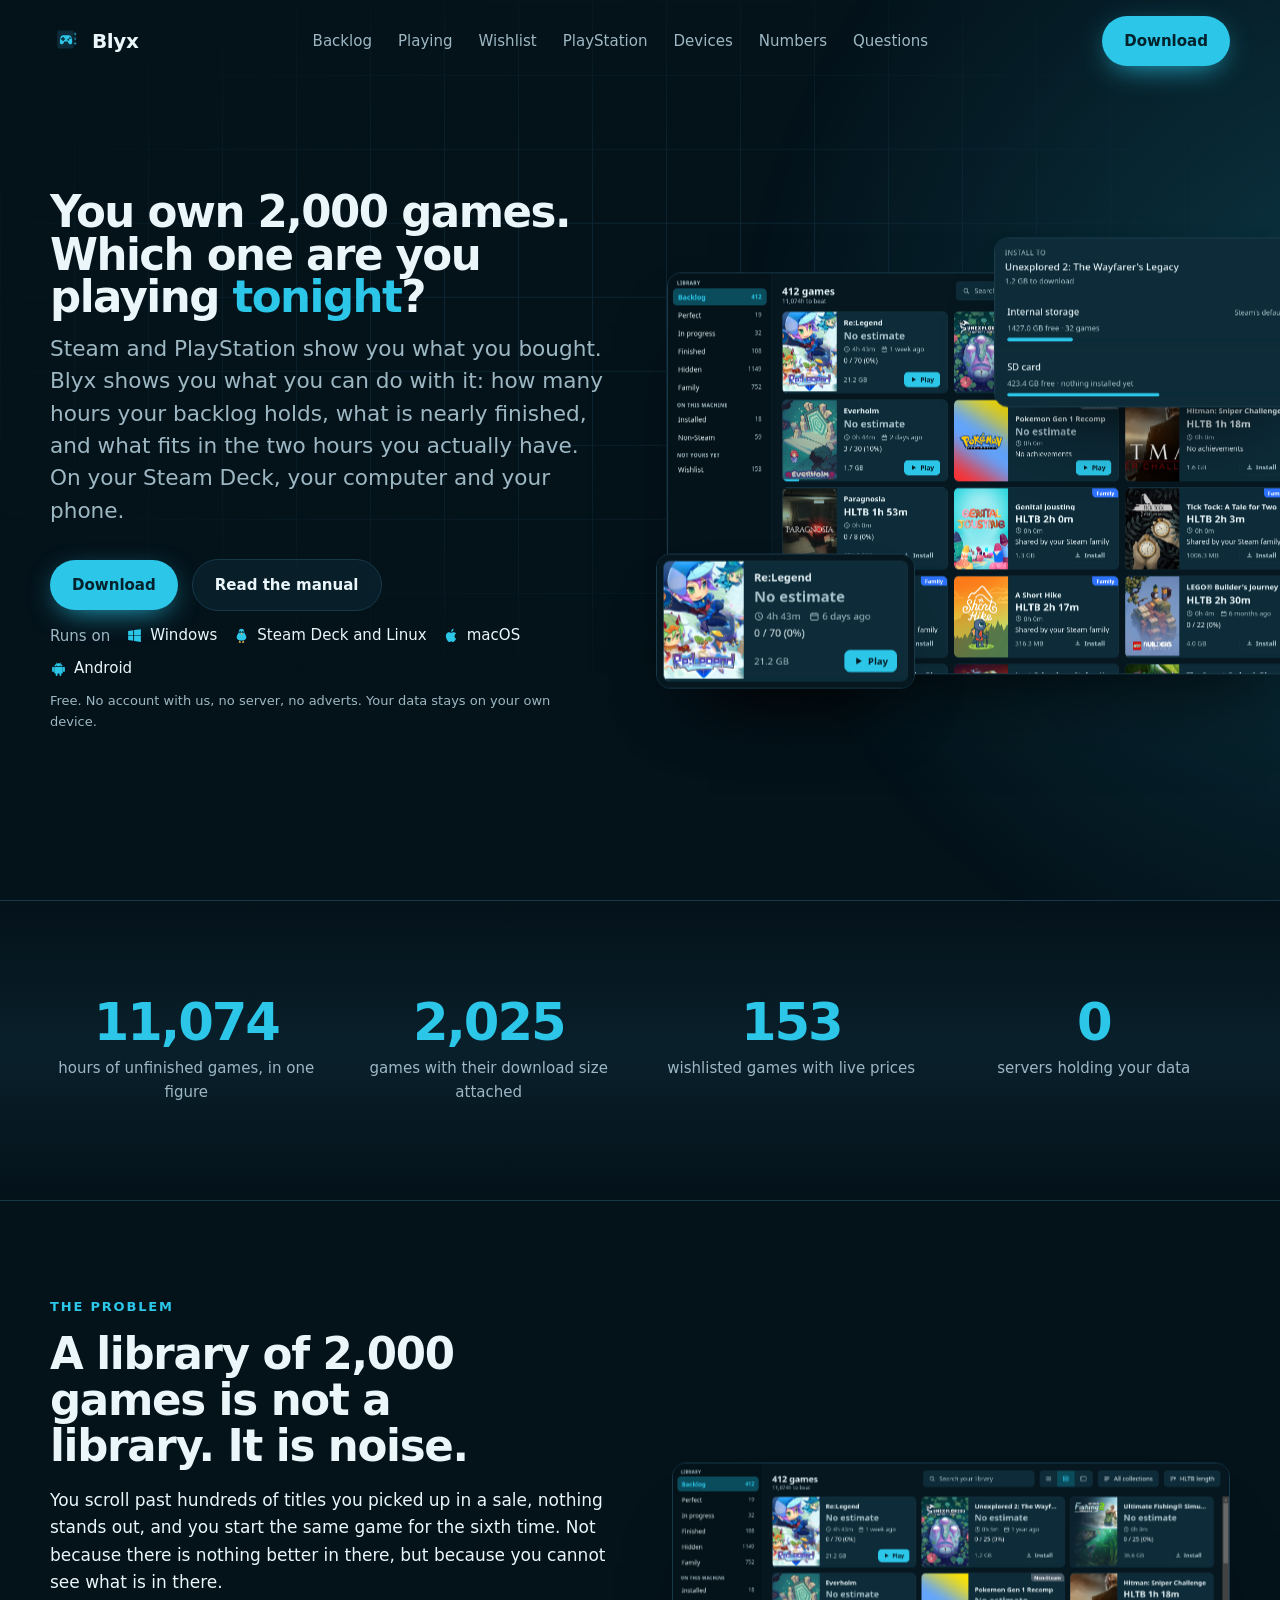
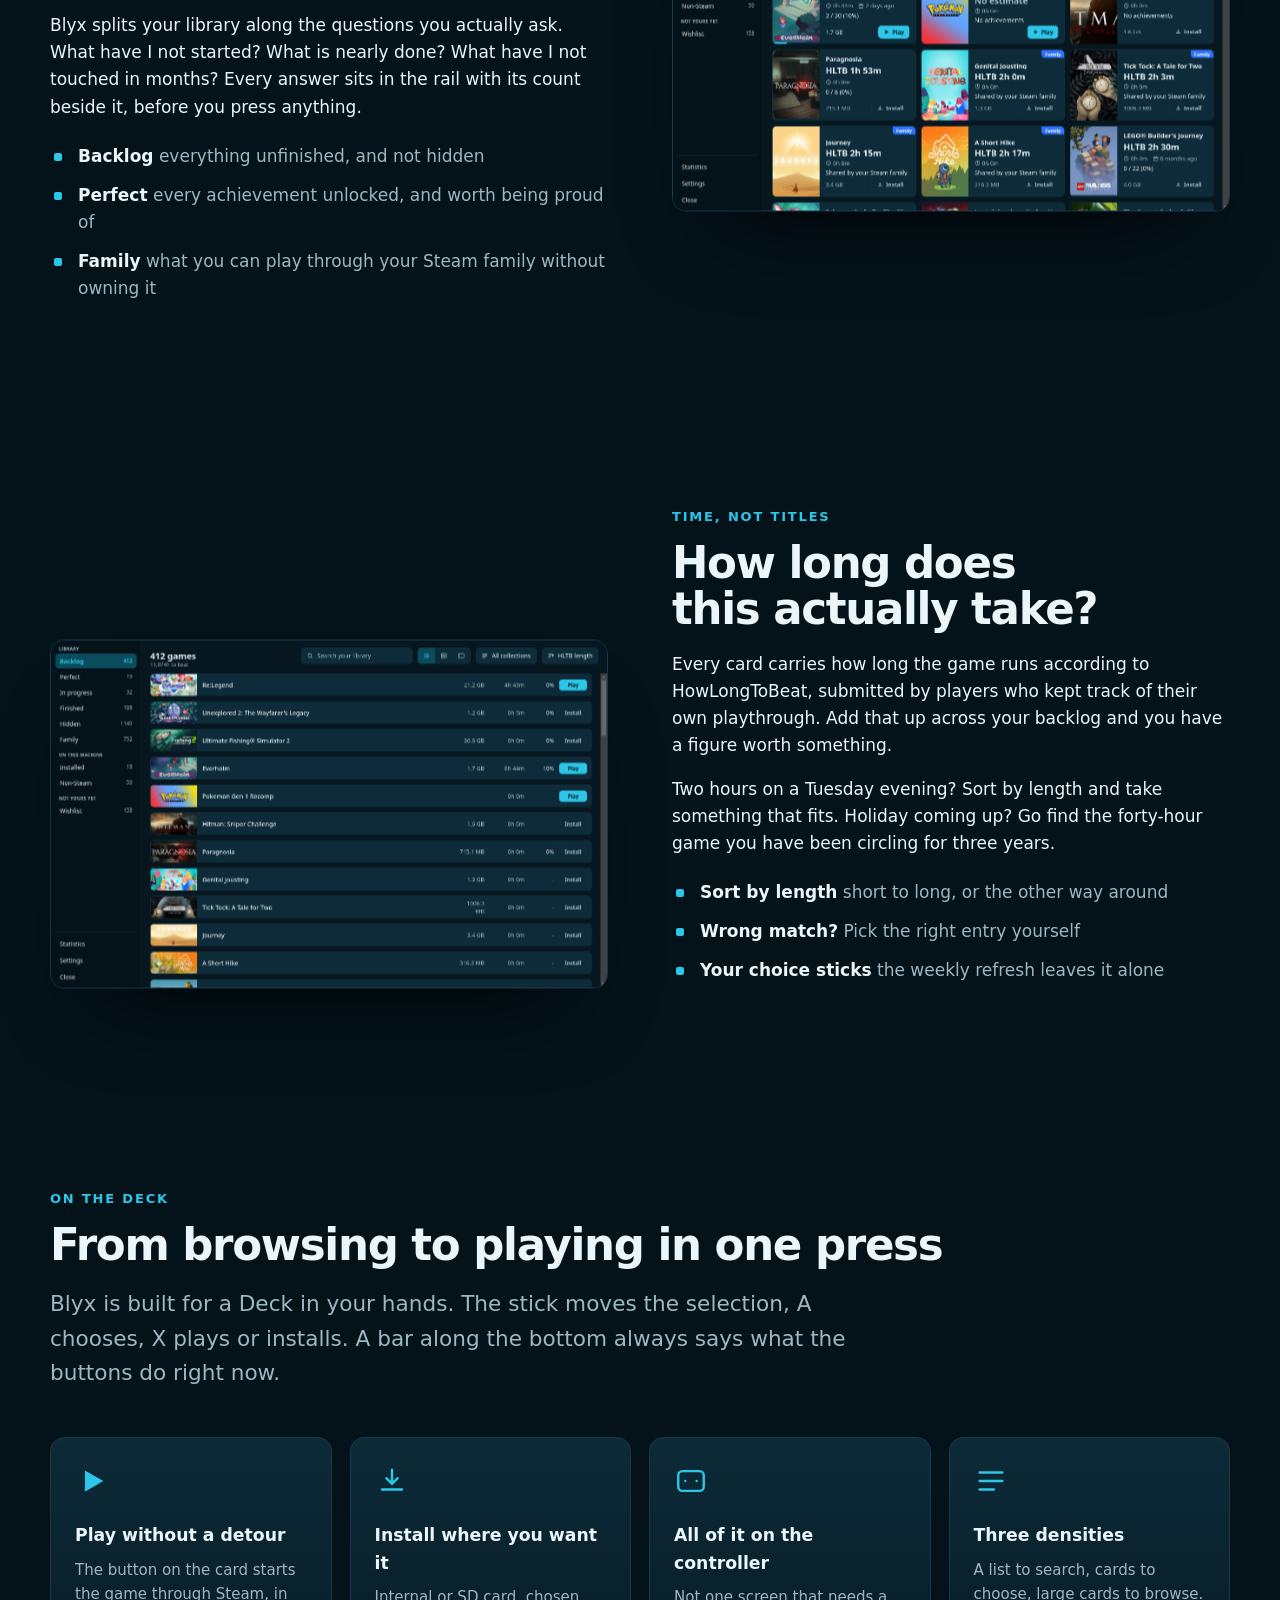
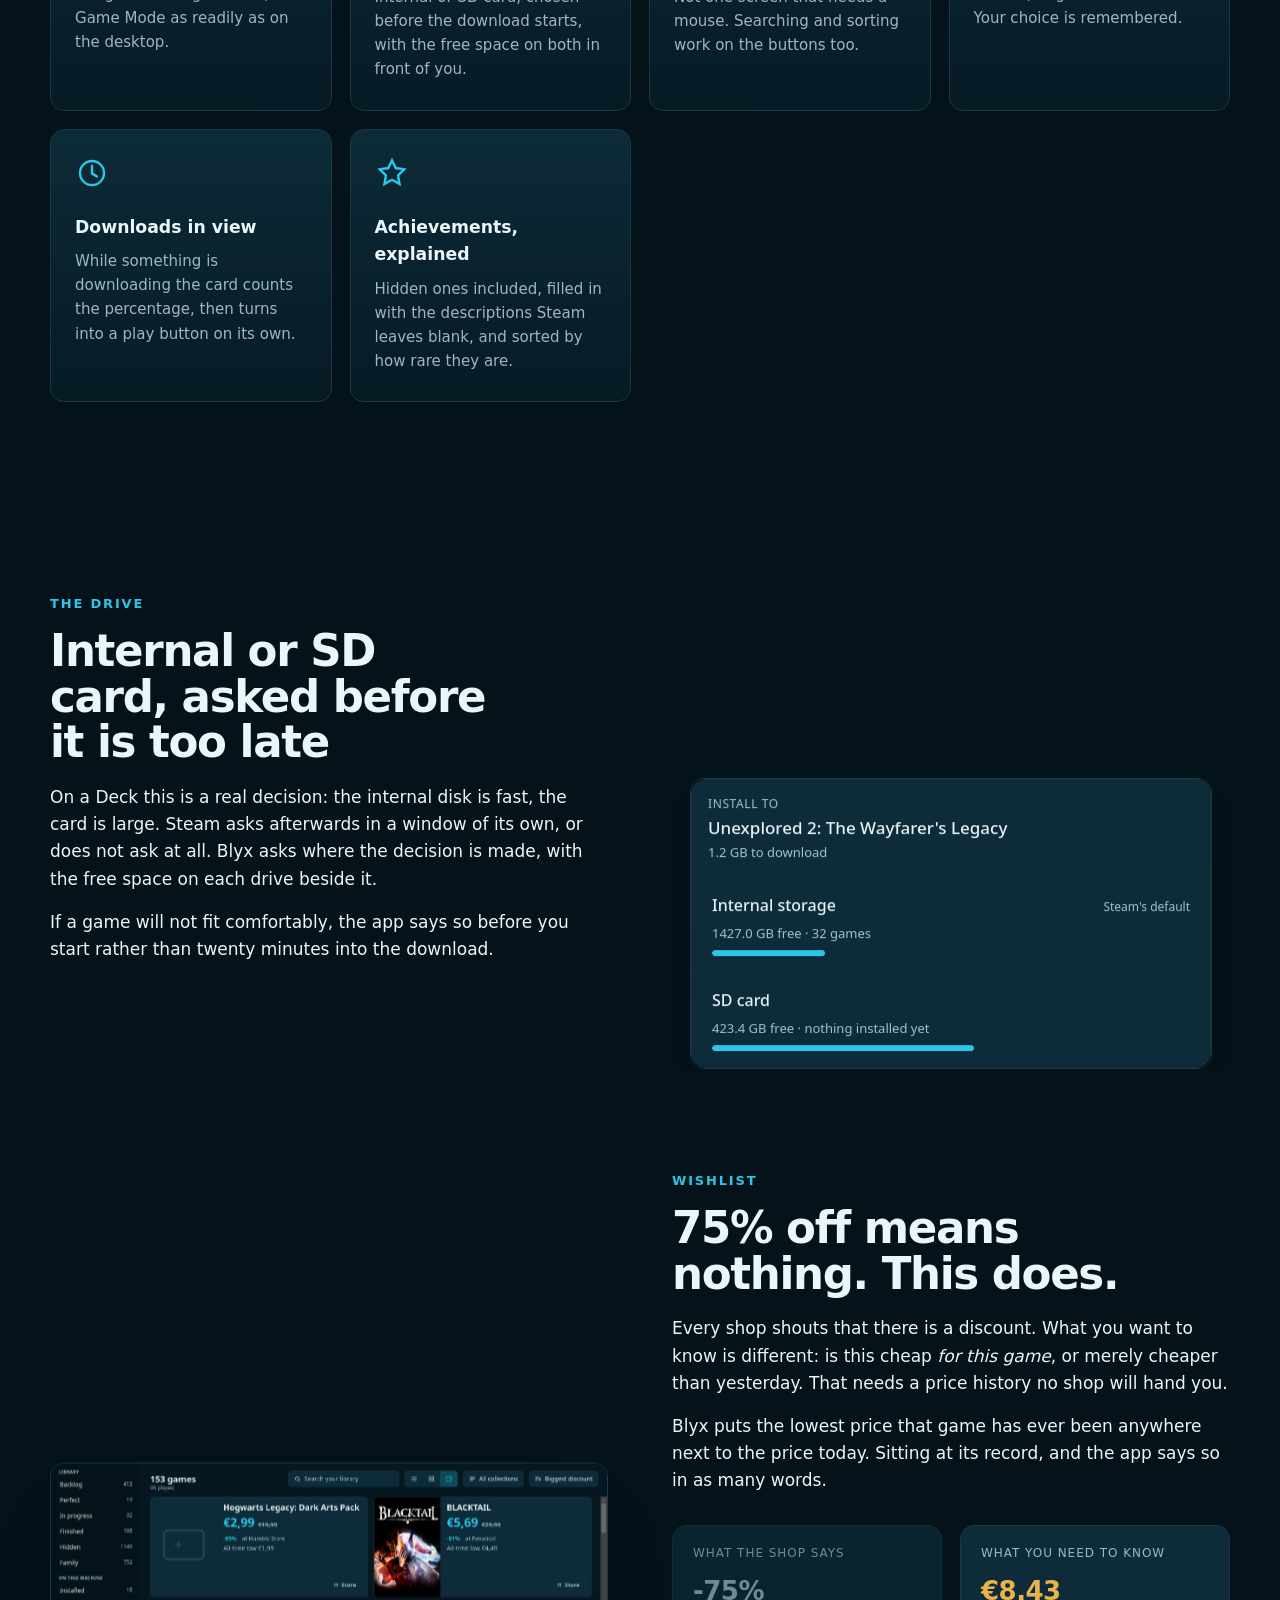
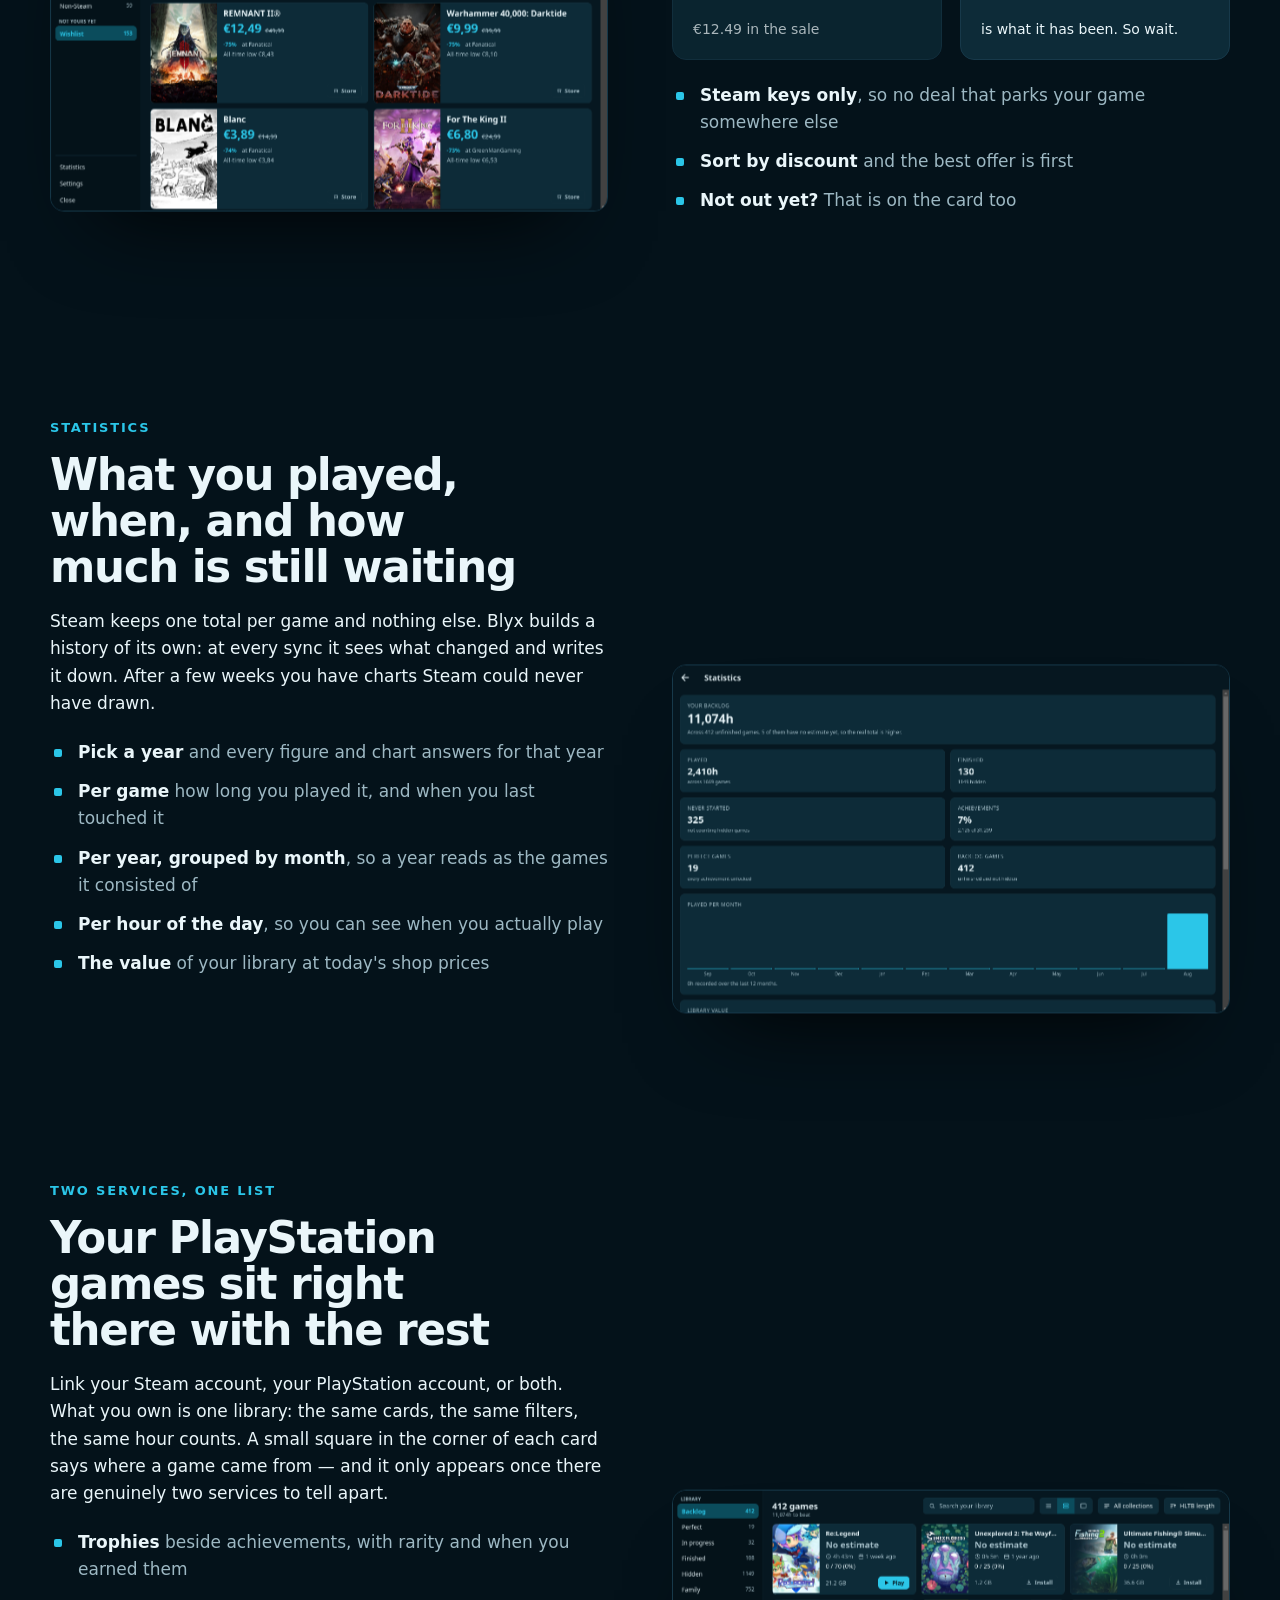
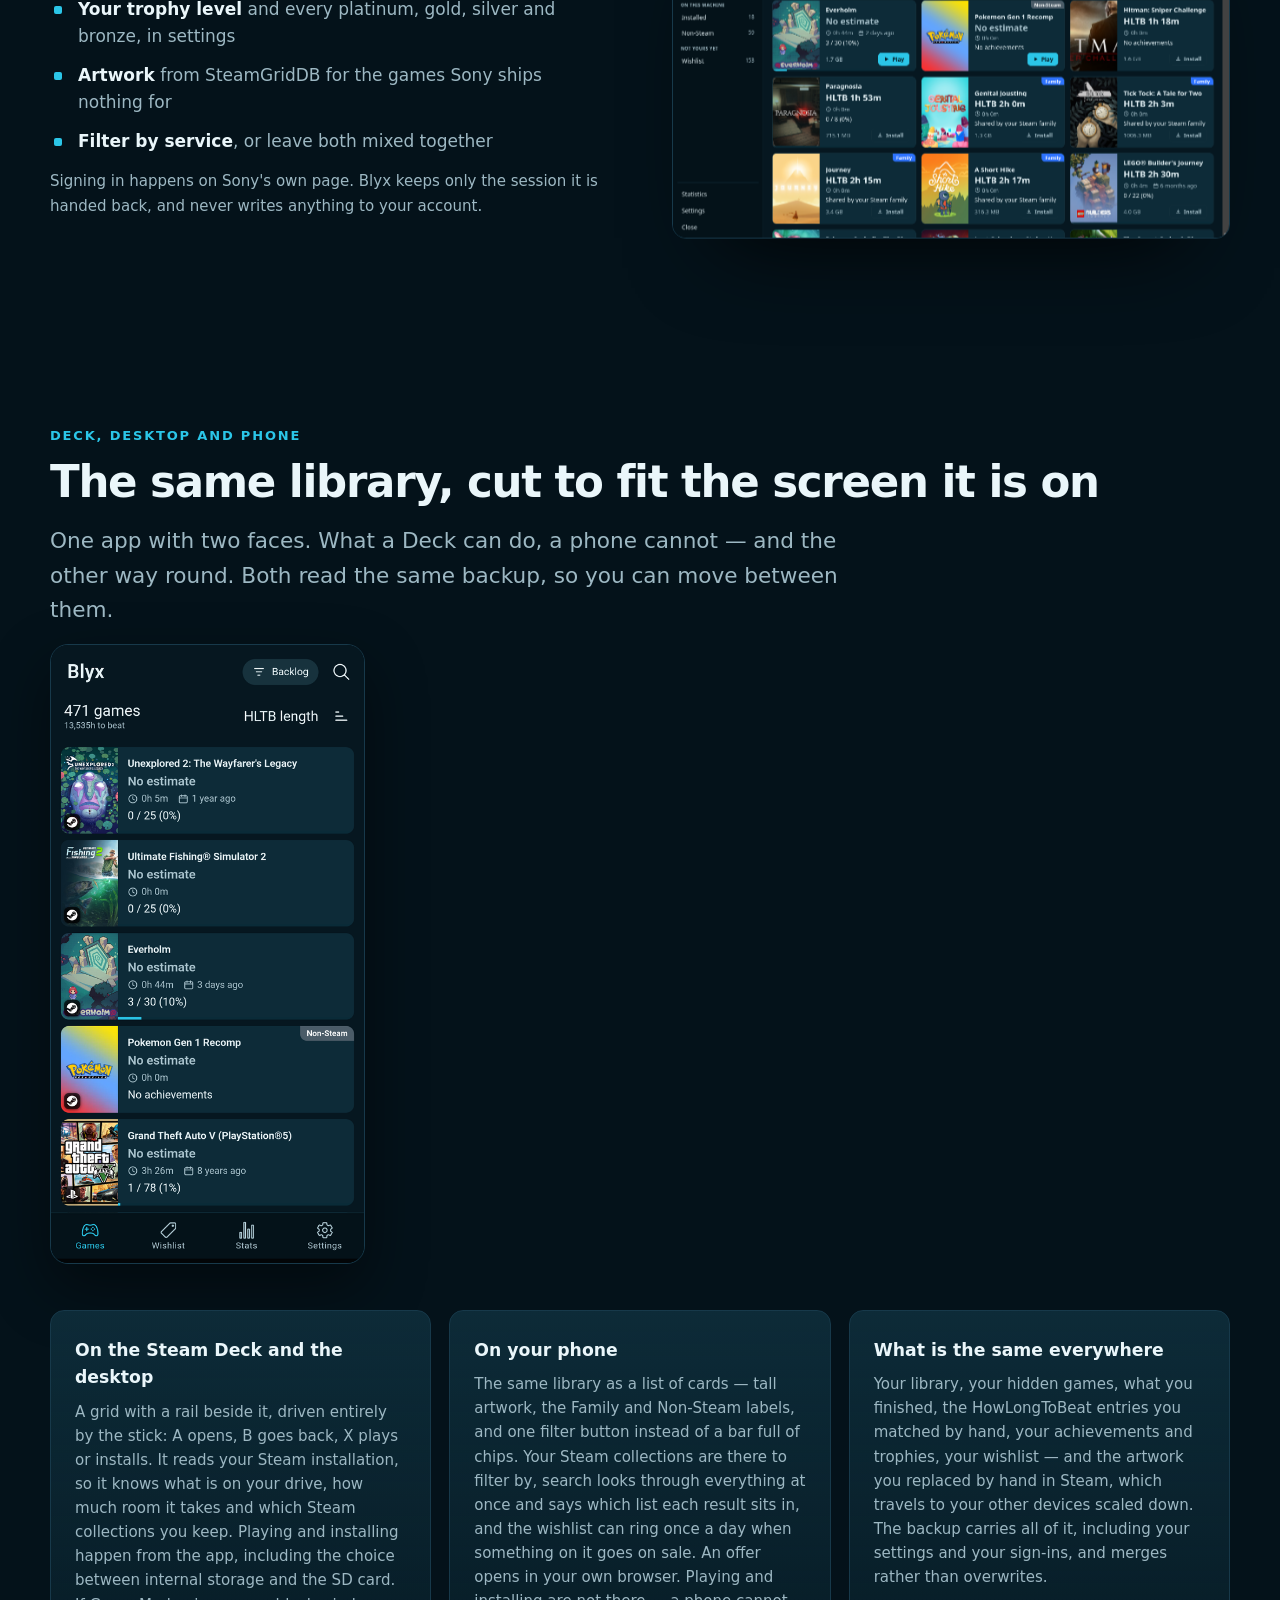
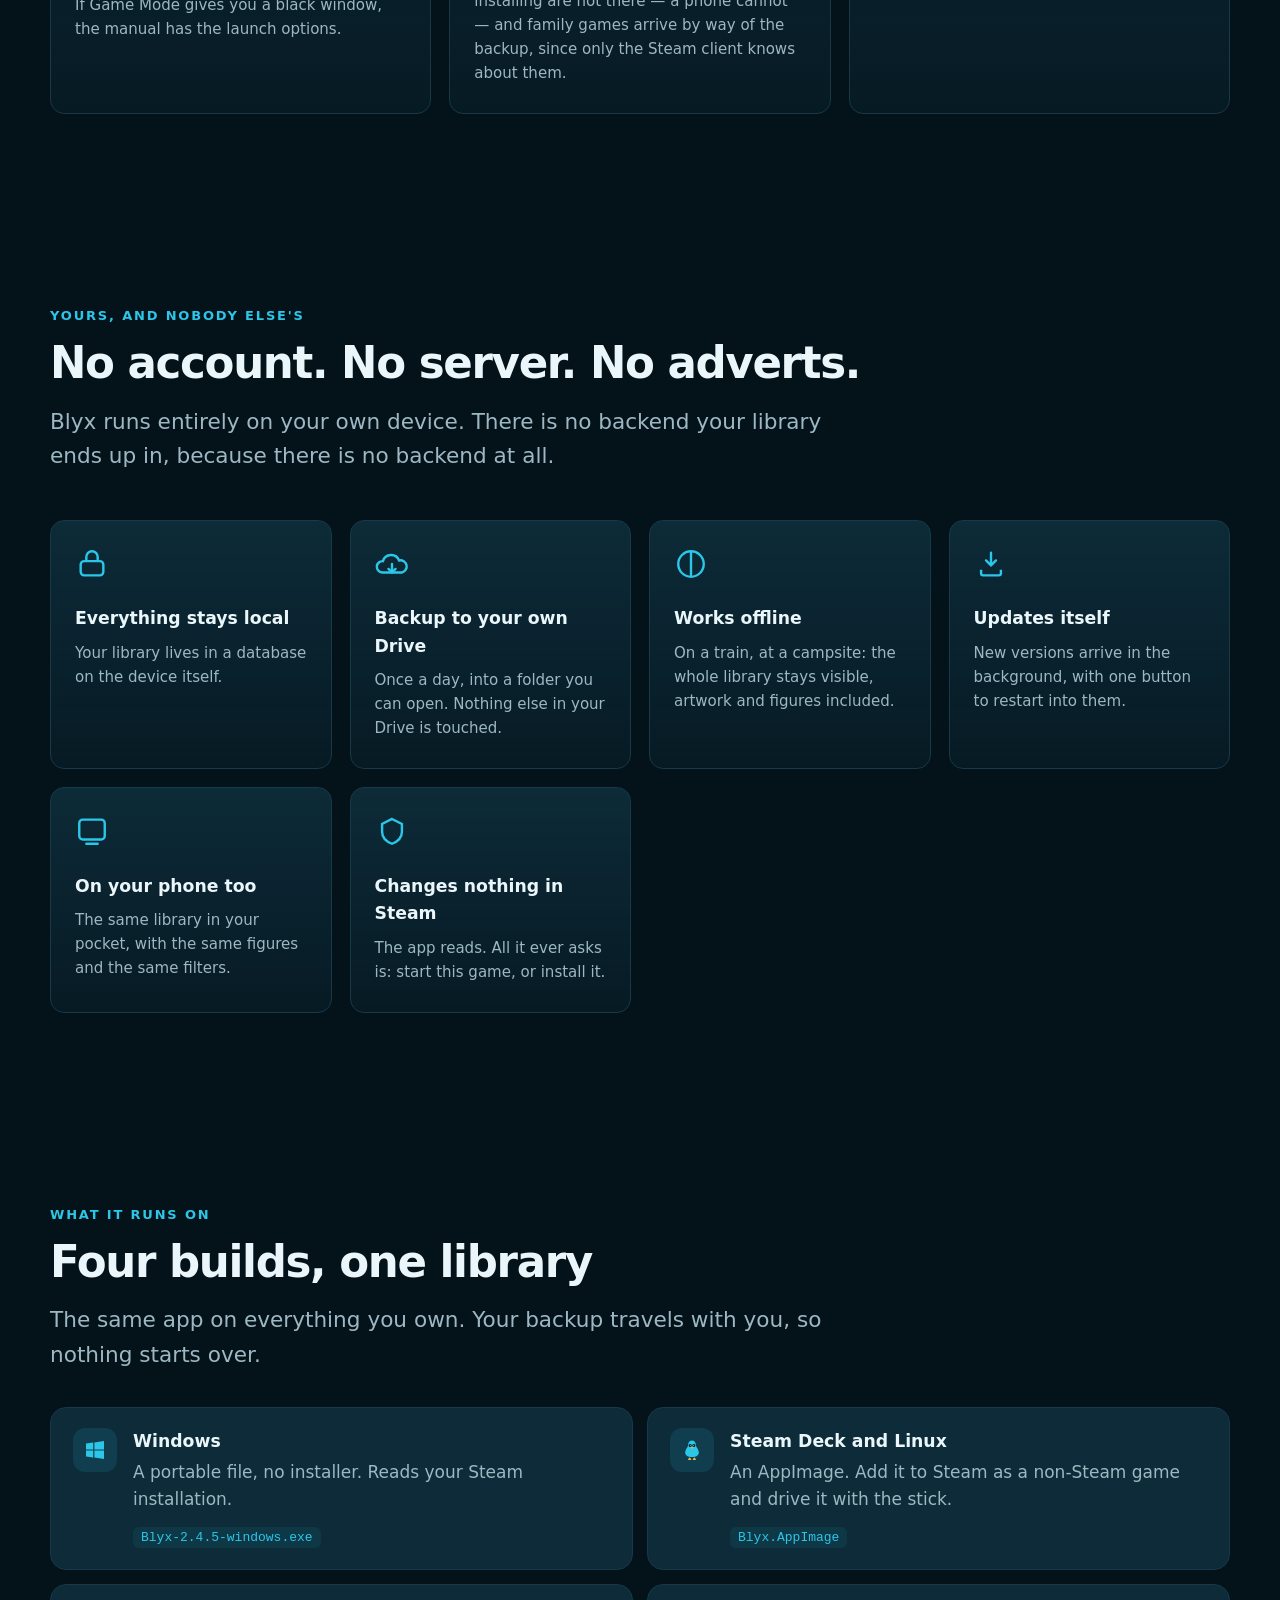
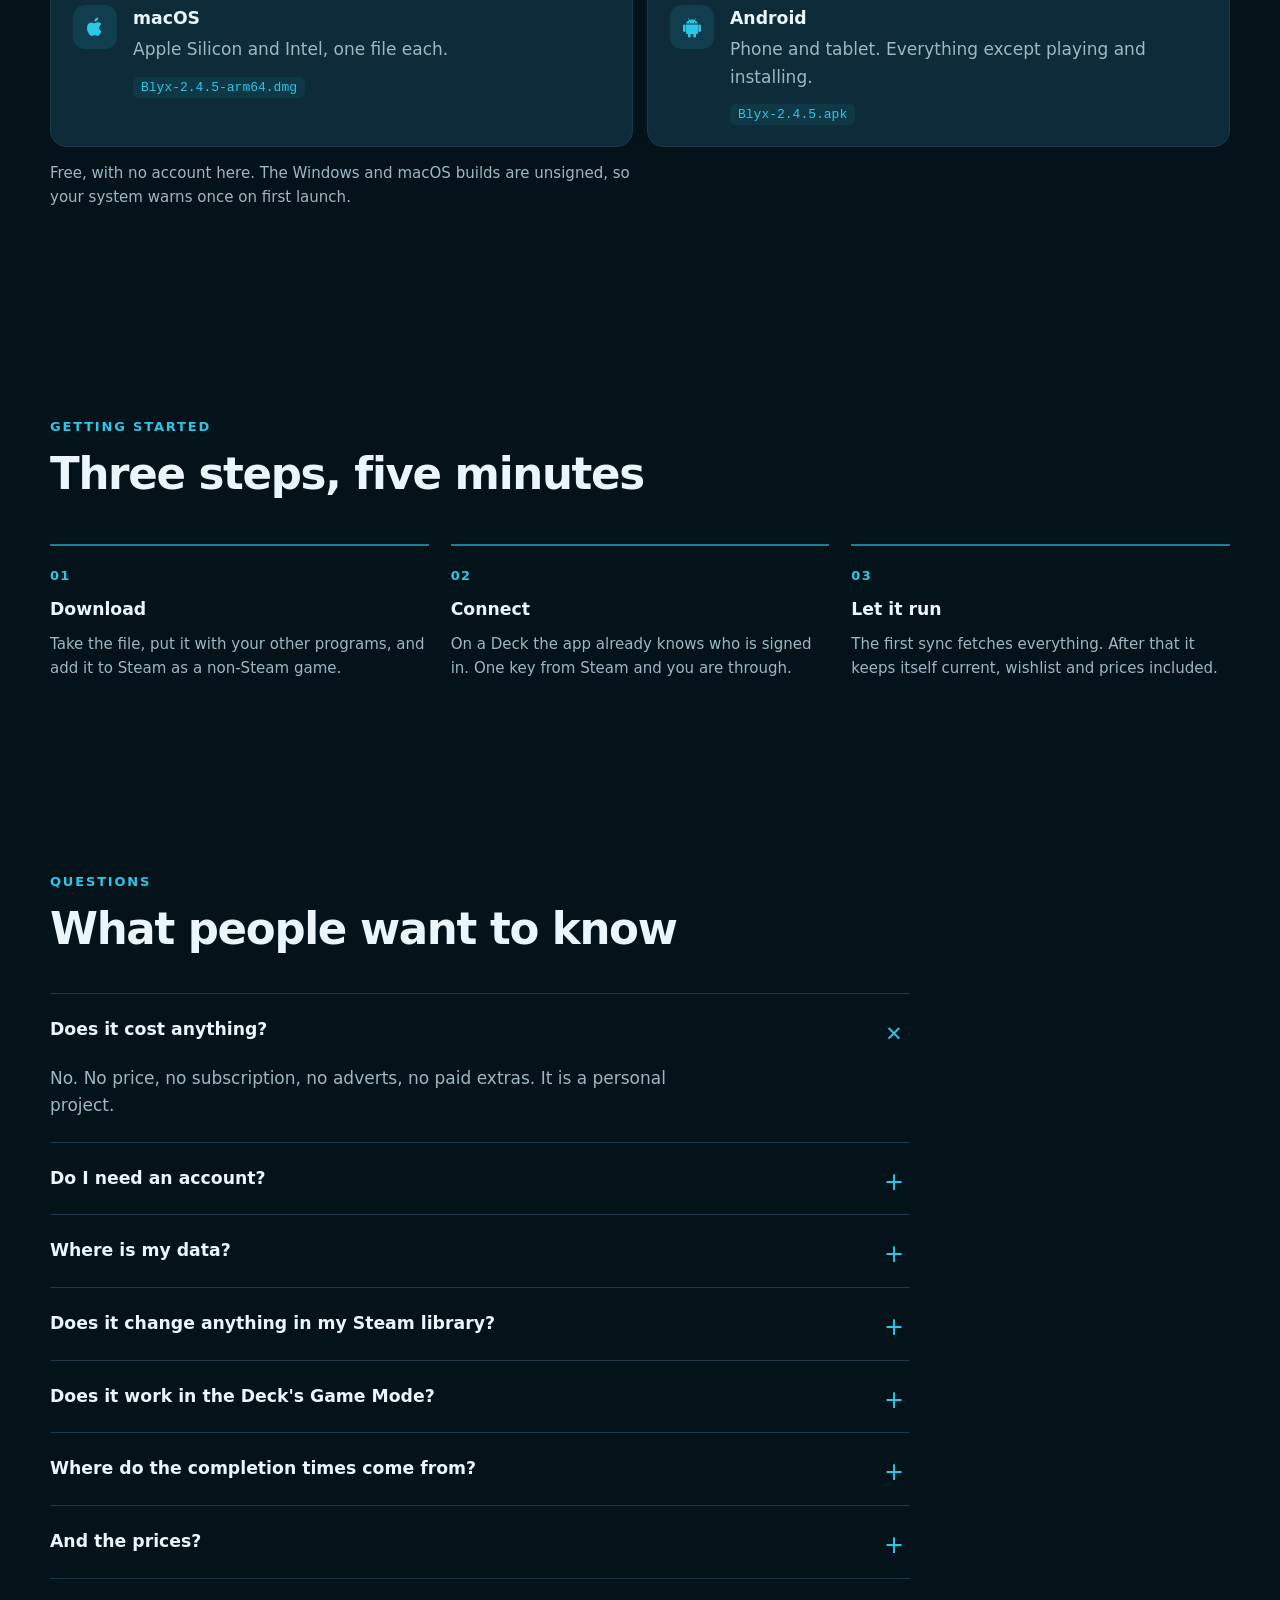
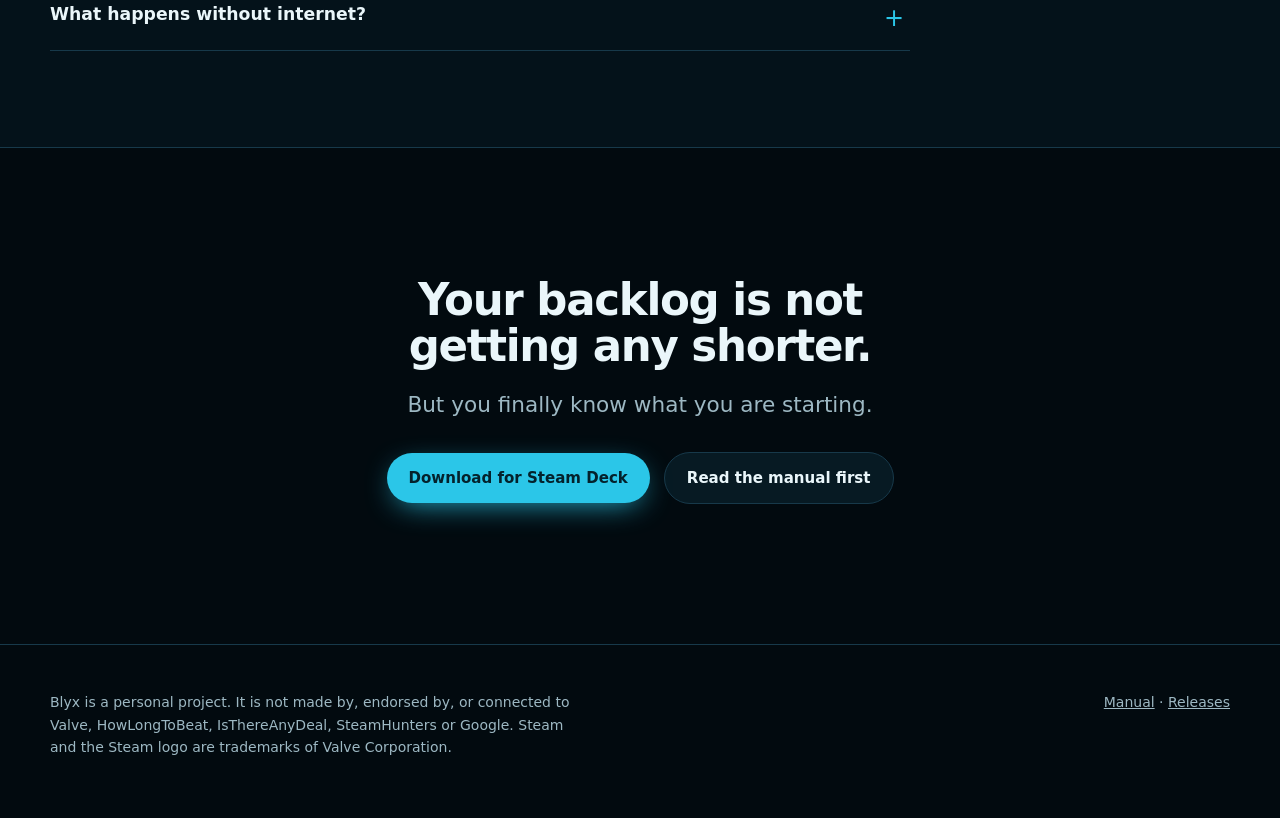
<file: index.html>
<!doctype html>
<html lang="en">
  <head>
    <meta charset="utf-8" />
    <meta name="viewport" content="width=device-width, initial-scale=1" />
    <title>Blyx, a Steam library you can finally see</title>
    <meta
      name="description"
      content="Blyx shows what you can do with your Steam library instead of what you own. Your backlog in hours, one press to play, install to the drive you choose, and a wishlist that knows what a good price is."
    />
    <link rel="stylesheet" href="style.css" />
  </head>
  <body>
    <header class="bar">
      <div class="wrap">
        <a class="mark" href="#top"><svg viewBox="0 0 1024 1024" aria-hidden="true"><g id="card" fill="#0d2b38"> <rect x="762" y="228" width="86" height="124" rx="26" /> <rect x="762" y="376" width="86" height="124" rx="26" /> <rect x="762" y="524" width="86" height="124" rx="26" /> <rect x="232" y="172" width="524" height="578" rx="44" /> </g> <g id="controller" transform="translate(-25.5 -23.5) scale(1.05)"> <path fill="#2bc6e8" d="M420 332h180c34 0 62 22 74 58 16 48 26 104 26 150 0 42-24 70-58 70-26 0-44-16-58-42l-22-42H462l-22 42c-14 26-32 42-58 42-34 0-58-28-58-70 0-46 10-102 26-150 12-36 36-58 70-58z" /> <g id="controls" fill="#0d2b38"> <path d="M400 386h44v40h40v44h-40v40h-44v-40h-40v-44h40z" /> <circle cx="632" cy="424" r="27" /> <circle cx="580" cy="472" r="27" /> </g> </g> <g id="tab-icons" fill="#2bc6e8"> <path d="M787 262h36v24c0 16-8 26-18 26s-18-10-18-26z" /> <rect x="801" y="308" width="8" height="12" /> <rect x="791" y="318" width="28" height="9" rx="4" /> <path d="M787 266c-12 0-14 18 0 22M823 266c12 0 14 18 0 22" fill="none" stroke="#2bc6e8" stroke-width="7" stroke-linecap="round" /> <path d="M789 402l12 22-8 8-14-22zM821 402l-12 22 8 8 14-22z" /> <circle cx="805" cy="452" r="20" /> <circle cx="805" cy="452" r="9" fill="#0d2b38" /> <path d="M805 556l10 21 23 3-17 16 4 23-20-11-20 11 4-23-17-16 23-3z" /> </g></svg>Blyx</a>
        <nav class="links">
          <a href="#backlog">Backlog</a>
          <a href="#playing">Playing</a>
          <a href="#wishlist">Wishlist</a>
          <a href="#playstation">PlayStation</a>
          <a href="#devices">Devices</a>
          <a href="#numbers">Numbers</a>
          <a href="#questions">Questions</a>
        </nav>
        <a class="btn solid" href="https://github.com/wimw85/Blyx/releases/latest">
          Download
        </a>
      </div>
    </header>

    <section class="hero" id="top">
      <div class="glow parallax" data-speed="0.12"></div>
      <div class="grid-lines parallax" data-speed="0.03"></div>

      <div class="wrap">
        <div class="copy">
          <h1 class="reveal d1">
            You own 2,000 games.<br />
            Which one are you playing <em>tonight</em>?
          </h1>
          <p class="sub reveal d2">
            Steam and PlayStation show you what you bought. Blyx shows you what you can do with
            it: how many hours your backlog holds, what is nearly finished, and what fits in the
            two hours you actually have. On your Steam Deck, your computer and your phone.
          </p>
          <div class="cta-row reveal d3">
            <a class="btn solid" href="https://github.com/wimw85/Blyx/releases/latest">
              Download
            </a>
            <a class="btn ghost" href="manual/">Read the manual</a>
          </div>
          <p class="compatible reveal d3">
            <span>Runs on</span>
            <a href="#platforms"><span class="compatible-mark"><svg viewBox="0 0 24 24" fill="currentColor" aria-hidden="true"><path d="M3 5.6 10.2 4.6v6.9H3zM11.4 4.4 21 3v8.5h-9.6zM3 12.5h7.2v6.9L3 18.4zM11.4 12.5H21V21l-9.6-1.4z"/></svg></span>Windows</a>
            <a href="#platforms"><span class="compatible-mark"><svg viewBox="0 0 24 24" aria-hidden="true"><path fill="currentColor" d="M12 2.4c2.3 0 3.8 1.8 3.8 4.3 0 1 .3 1.7.9 2.6 1.2 1.8 2.1 3.6 2.1 5.4 0 2.6-2.9 4.4-6.8 4.4S5.2 17.3 5.2 14.7c0-1.8.9-3.6 2.1-5.4.6-.9.9-1.6.9-2.6 0-2.5 1.5-4.3 3.8-4.3z"/><circle cx="10.2" cy="7.4" r="1.5" fill="var(--bg)"/><circle cx="13.8" cy="7.4" r="1.5" fill="var(--bg)"/><circle cx="10.4" cy="7.6" r="0.6" fill="currentColor"/><circle cx="13.6" cy="7.6" r="0.6" fill="currentColor"/><path d="M12 8.6l1.7 1.1-1.7 1.1-1.7-1.1z" fill="#e8b34a"/><path d="M9.6 19.2l-1.4 1.9a.6.6 0 0 0 .5 1h1.9a.6.6 0 0 0 .5-1zM14.4 19.2l1.4 1.9a.6.6 0 0 1-.5 1h-1.9a.6.6 0 0 1-.5-1z" fill="#e8b34a"/></svg></span>Steam Deck and Linux</a>
            <a href="#platforms"><span class="compatible-mark"><svg viewBox="0 0 24 24" fill="currentColor" aria-hidden="true"><path d="M16.4 12.6c0-2.3 1.9-3.4 2-3.5-1.1-1.6-2.8-1.8-3.4-1.8-1.4-.1-2.8.9-3.5.9s-1.8-.9-3-.8c-1.5 0-2.9.9-3.7 2.3-1.6 2.7-.4 6.8 1.1 9 .8 1.1 1.6 2.3 2.8 2.3 1.1 0 1.6-.7 2.9-.7s1.7.7 2.9.7 2-1.1 2.7-2.2c.9-1.2 1.2-2.5 1.3-2.5-.1 0-2.4-1-2.4-3.7zM14.2 5.3c.6-.8 1-1.8.9-2.9-.9 0-2 .6-2.7 1.4-.6.7-1.1 1.8-.9 2.8 1 .1 2-.5 2.7-1.3z"/></svg></span>macOS</a>
            <a href="#platforms"><span class="compatible-mark"><svg viewBox="0 0 24 24" fill="currentColor" aria-hidden="true"><path d="M6 9.5h12V18a1 1 0 0 1-1 1h-1v2.2a1.3 1.3 0 0 1-2.6 0V19h-2.8v2.2a1.3 1.3 0 0 1-2.6 0V19H7a1 1 0 0 1-1-1zM4.3 9.5A1.3 1.3 0 0 1 5.6 10.8v4.9a1.3 1.3 0 0 1-2.6 0v-4.9A1.3 1.3 0 0 1 4.3 9.5zm15.4 0A1.3 1.3 0 0 1 21 10.8v4.9a1.3 1.3 0 0 1-2.6 0v-4.9a1.3 1.3 0 0 1 1.3-1.3zM8.8 3.4l.9 1.6A6.4 6.4 0 0 1 12 4.6c.8 0 1.6.1 2.3.4l.9-1.6a.35.35 0 0 1 .6.35l-.9 1.6A5.5 5.5 0 0 1 18 8.6H6a5.5 5.5 0 0 1 3.1-3.3l-.9-1.6a.35.35 0 0 1 .6-.35zM9.5 6.7a.6.6 0 1 0 0 1.2.6.6 0 0 0 0-1.2zm5 0a.6.6 0 1 0 0 1.2.6.6 0 0 0 0-1.2z"/></svg></span>Android</a>
          </p>
          <p class="cta-note reveal d3">
            Free. No account with us, no server, no adverts. Your data stays on your own device.
          </p>
        </div>

        <div class="stack">
          <figure class="shot-main parallax" data-speed="0.035">
            <img src="assets/library-cards.png" alt="The Blyx library" />
          </figure>
          <figure class="shot-card parallax" data-speed="0.16">
            <img src="assets/card.png" alt="One game as a card" />
          </figure>
          <figure class="shot-panel parallax" data-speed="0.11">
            <img src="assets/install-panel-cut.png" alt="Choosing a drive to install to" />
          </figure>
        </div>
      </div>
    </section>

    <section class="numbers">
      <div class="wrap row">
        <div class="reveal">
          <b>11,074</b>
          <span>hours of unfinished games, in one figure</span>
        </div>
        <div class="reveal d1">
          <b>2,025</b>
          <span>games with their download size attached</span>
        </div>
        <div class="reveal d2">
          <b>153</b>
          <span>wishlisted games with live prices</span>
        </div>
        <div class="reveal d3">
          <b>0</b>
          <span>servers holding your data</span>
        </div>
      </div>
    </section>

    <section id="backlog">
      <div class="wrap feature">
        <div class="copy reveal">
          <p class="kicker">The problem</p>
          <h2>A library of 2,000 games is not a library. It is noise.</h2>
          <p>
            You scroll past hundreds of titles you picked up in a sale, nothing stands out, and
            you start the same game for the sixth time. Not because there is nothing better in
            there, but because you cannot see what is in there.
          </p>
          <p>
            Blyx splits your library along the questions you actually ask. What have I not
            started? What is nearly done? What have I not touched in months? Every answer sits in
            the rail with its count beside it, before you press anything.
          </p>
          <ul class="ticks">
            <li><b>Backlog</b> everything unfinished, and not hidden</li>
                        <li><b>Perfect</b> every achievement unlocked, and worth being proud of</li>
            <li><b>Family</b> what you can play through your Steam family without owning it</li>
          </ul>
        </div>
        <div class="art parallax reveal d1" data-speed="0.025">
          <img src="assets/library-cards.png" alt="The library with its filters" />
        </div>
      </div>
    </section>

    <section>
      <div class="wrap feature flip">
        <div class="copy reveal">
          <p class="kicker">Time, not titles</p>
          <h2>How long does this actually take?</h2>
          <p>
            Every card carries how long the game runs according to HowLongToBeat, submitted by
            players who kept track of their own playthrough. Add that up across your backlog and
            you have a figure worth something.
          </p>
          <p>
            Two hours on a Tuesday evening? Sort by length and take something that fits. Holiday
            coming up? Go find the forty-hour game you have been circling for three years.
          </p>
          <ul class="ticks">
            <li><b>Sort by length</b> short to long, or the other way around</li>
            <li><b>Wrong match?</b> Pick the right entry yourself</li>
            <li><b>Your choice sticks</b> the weekly refresh leaves it alone</li>
          </ul>
        </div>
        <div class="art parallax reveal d1" data-speed="0.03">
          <img src="assets/library-list.png" alt="The library as a dense list" />
        </div>
      </div>
    </section>

    <section id="playing">
      <div class="wrap">
        <div class="reveal">
          <p class="kicker">On the Deck</p>
          <h2>From browsing to playing in one press</h2>
          <p class="lead">
            Blyx is built for a Deck in your hands. The stick moves the selection, A chooses, X
            plays or installs. A bar along the bottom always says what the buttons do right now.
          </p>
        </div>

        <div class="tiles">
          <div class="tile reveal">
            <svg class="icon" viewBox="0 0 24 24" fill="none" stroke="currentColor" stroke-width="1.7">
              <path d="M7 4.5v15l13-7.5z" fill="currentColor" stroke="none" />
            </svg>
            <h4>Play without a detour</h4>
            <p>
              The button on the card starts the game through Steam, in Game Mode as readily as on
              the desktop.
            </p>
          </div>
          <div class="tile reveal d1">
            <svg class="icon" viewBox="0 0 24 24" fill="none" stroke="currentColor" stroke-width="1.7" stroke-linecap="round">
              <path d="M12 4v10m0 0 4-4m-4 4-4-4M5 18h14" />
            </svg>
            <h4>Install where you want it</h4>
            <p>
              Internal or SD card, chosen before the download starts, with the free space on both
              in front of you.
            </p>
          </div>
          <div class="tile reveal d2">
            <svg class="icon" viewBox="0 0 24 24" fill="none" stroke="currentColor" stroke-width="1.7">
              <rect x="3" y="5" width="18" height="14" rx="3" />
              <path d="M8 12h.01M16 12h.01" stroke-linecap="round" />
            </svg>
            <h4>All of it on the controller</h4>
            <p>
              Not one screen that needs a mouse. Searching and sorting work on the buttons too.
            </p>
          </div>
          <div class="tile reveal">
            <svg class="icon" viewBox="0 0 24 24" fill="none" stroke="currentColor" stroke-width="1.7">
              <path d="M4 6h16M4 12h16M4 18h10" stroke-linecap="round" />
            </svg>
            <h4>Three densities</h4>
            <p>
              A list to search, cards to choose, large cards to browse. Your choice is remembered.
            </p>
          </div>
          <div class="tile reveal d1">
            <svg class="icon" viewBox="0 0 24 24" fill="none" stroke="currentColor" stroke-width="1.7">
              <circle cx="12" cy="12" r="8.5" />
              <path d="M12 7v5.4l3.4 2" stroke-linecap="round" />
            </svg>
            <h4>Downloads in view</h4>
            <p>
              While something is downloading the card counts the percentage, then turns into a
              play button on its own.
            </p>
          </div>
          <div class="tile reveal d2">
            <svg class="icon" viewBox="0 0 24 24" fill="none" stroke="currentColor" stroke-width="1.7">
              <path d="M12 3l2.6 5.5 6 .9-4.3 4.3 1 6-5.3-2.9-5.3 2.9 1-6L3.4 9.4l6-.9z" />
            </svg>
            <h4>Achievements, explained</h4>
            <p>
              Hidden ones included, filled in with the descriptions Steam leaves blank, and sorted
              by how rare they are.
            </p>
          </div>
        </div>
      </div>
    </section>

    <section>
      <div class="wrap feature">
        <div class="copy reveal">
          <p class="kicker">The drive</p>
          <h2>Internal or SD card, asked before it is too late</h2>
          <p>
            On a Deck this is a real decision: the internal disk is fast, the card is large. Steam
            asks afterwards in a window of its own, or does not ask at all. Blyx asks where the
            decision is made, with the free space on each drive beside it.
          </p>
          <p>
            If a game will not fit comfortably, the app says so before you start rather than
            twenty minutes into the download.
          </p>
        </div>
        <div class="art cut parallax reveal d1" data-speed="0.035">
          <img src="assets/install-panel-cut.png" alt="The panel that asks which drive" />
        </div>
      </div>
    </section>

    <section id="wishlist">
      <div class="wrap feature flip">
        <div class="copy reveal">
          <p class="kicker">Wishlist</p>
          <h2>75% off means nothing. This does.</h2>
          <p>
            Every shop shouts that there is a discount. What you want to know is different: is
            this cheap <em>for this game</em>, or merely cheaper than yesterday. That needs a price
            history no shop will hand you.
          </p>
          <p>
            Blyx puts the lowest price that game has ever been anywhere next to the price
            today. Sitting at its record, and the app says so in as many words.
          </p>

          <div class="compare">
            <div class="then">
              <small>What the shop says</small>
              <strong>-75%</strong>
              <p style="margin: 6px 0 0; font-size: 14px">€12.49 in the sale</p>
            </div>
            <div class="now">
              <small>What you need to know</small>
              <strong>€8.43</strong>
              <p style="margin: 6px 0 0; font-size: 14px">is what it has been. So wait.</p>
            </div>
          </div>

          <ul class="ticks">
            <li><b>Steam keys only</b>, so no deal that parks your game somewhere else</li>
            <li><b>Sort by discount</b> and the best offer is first</li>
            <li><b>Not out yet?</b> That is on the card too</li>
          </ul>
        </div>
        <div class="art parallax reveal d1" data-speed="0.03">
          <img src="assets/wishlist.png" alt="The wishlist with prices and discounts" />
        </div>
      </div>
    </section>

    <section id="numbers">
      <div class="wrap feature">
        <div class="copy reveal">
          <p class="kicker">Statistics</p>
          <h2>What you played, when, and how much is still waiting</h2>
          <p>
            Steam keeps one total per game and nothing else. Blyx builds a history of its own:
            at every sync it sees what changed and writes it down. After a few weeks you have
            charts Steam could never have drawn.
          </p>
          <ul class="ticks">
            <li><b>Pick a year</b> and every figure and chart answers for that year</li>
            <li><b>Per game</b> how long you played it, and when you last touched it</li>
            <li><b>Per year, grouped by month</b>, so a year reads as the games it consisted of</li>
            <li><b>Per hour of the day</b>, so you can see when you actually play</li>
            <li><b>The value</b> of your library at today's shop prices</li>
          </ul>
        </div>
        <div class="art parallax reveal d1" data-speed="0.025">
          <img src="assets/statistics.png" alt="The statistics screen" />
        </div>
      </div>
    </section>

    <section id="playstation">
      <div class="wrap feature">
        <div class="copy reveal">
          <p class="kicker">Two services, one list</p>
          <h2>Your PlayStation games sit right there with the rest</h2>
          <p>
            Link your Steam account, your PlayStation account, or both. What you own is one
            library: the same cards, the same filters, the same hour counts. A small square in
            the corner of each card says where a game came from — and it only appears once there
            are genuinely two services to tell apart.
          </p>
          <ul class="ticks">
            <li><b>Trophies</b> beside achievements, with rarity and when you earned them</li>
            <li><b>Your trophy level</b> and every platinum, gold, silver and bronze, in settings</li>
            <li><b>Artwork</b> from SteamGridDB for the games Sony ships nothing for</li>
            <li><b>Filter by service</b>, or leave both mixed together</li>
          </ul>
          <p class="note">
            Signing in happens on Sony's own page. Blyx keeps only the session it is handed back,
            and never writes anything to your account.
          </p>
        </div>
        <div class="art parallax reveal d1" data-speed="0.025">
          <img src="assets/library-cards.png" alt="Steam and PlayStation games in one list" />
        </div>
      </div>
    </section>

    <section id="devices">
      <div class="wrap">
        <div class="reveal">
          <p class="kicker">Deck, desktop and phone</p>
          <h2>The same library, cut to fit the screen it is on</h2>
          <p class="lead">
            One app with two faces. What a Deck can do, a phone cannot — and the other way
            round. Both read the same backup, so you can move between them.
          </p>
        </div>

        <figure class="shot-wide reveal">
          <img src="assets/phone-library.png" alt="Blyx on a phone" />
        </figure>

        <div class="tiles">
          <div class="tile reveal">
            <h4>On the Steam Deck and the desktop</h4>
            <p>
              A grid with a rail beside it, driven entirely by the stick: A opens, B goes back,
              X plays or installs. It reads your Steam installation, so it knows what is on your
              drive, how much room it takes and which Steam collections you keep. Playing and
              installing happen from the app, including the choice between internal storage and
              the SD card. If Game Mode gives you a black window, the manual has the launch
              options.
            </p>
          </div>
          <div class="tile reveal d1">
            <h4>On your phone</h4>
            <p>
              The same library as a list of cards — tall artwork, the Family and Non-Steam
              labels, and one filter button instead of a bar full of chips. Your Steam
              collections are there to filter by, search looks through everything at once and
              says which list each result sits in, and the wishlist can ring once a day when
              something on it goes on sale. An offer opens in your own browser. Playing and
              installing are not there — a phone cannot — and family games arrive by way of the
              backup, since only the Steam client knows about them.
            </p>
          </div>
          <div class="tile reveal d2">
            <h4>What is the same everywhere</h4>
            <p>
              Your library, your hidden games, what you finished, the HowLongToBeat entries you
              matched by hand, your achievements and trophies, your wishlist — and the artwork
              you replaced by hand in Steam, which travels to your other devices scaled down.
              The backup carries all of it, including your settings and your sign-ins, and
              merges rather than overwrites.
            </p>
          </div>
        </div>
      </div>
    </section>

    <section>
      <div class="wrap">
        <div class="reveal">
          <p class="kicker">Yours, and nobody else's</p>
          <h2>No account. No server. No adverts.</h2>
          <p class="lead">
            Blyx runs entirely on your own device. There is no backend your library ends up in,
            because there is no backend at all.
          </p>
        </div>

        <div class="tiles">
          <div class="tile reveal">
            <svg class="icon" viewBox="0 0 24 24" fill="none" stroke="currentColor" stroke-width="1.7">
              <rect x="4" y="10" width="16" height="10" rx="2.5" />
              <path d="M8 10V7a4 4 0 0 1 8 0v3" />
            </svg>
            <h4>Everything stays local</h4>
            <p>Your library lives in a database on the device itself.</p>
          </div>
          <div class="tile reveal d1">
            <svg class="icon" viewBox="0 0 24 24" fill="none" stroke="currentColor" stroke-width="1.7">
              <path d="M5 18a4 4 0 0 1 .6-8A6 6 0 0 1 17 9.5 3.5 3.5 0 0 1 19 18z" />
              <path d="M12 12v6m0 0-2.5-2.5M12 18l2.5-2.5" stroke-linecap="round" />
            </svg>
            <h4>Backup to your own Drive</h4>
            <p>Once a day, into a folder you can open. Nothing else in your Drive is touched.</p>
          </div>
          <div class="tile reveal d2">
            <svg class="icon" viewBox="0 0 24 24" fill="none" stroke="currentColor" stroke-width="1.7">
              <path d="M3 12a9 9 0 0 1 18 0M3 12a9 9 0 0 0 18 0" />
              <path d="M12 3v18" />
            </svg>
            <h4>Works offline</h4>
            <p>
              On a train, at a campsite: the whole library stays visible, artwork and figures
              included.
            </p>
          </div>
          <div class="tile reveal">
            <svg class="icon" viewBox="0 0 24 24" fill="none" stroke="currentColor" stroke-width="1.7">
              <path d="M12 4v9m0 0 3.5-3.5M12 13 8.5 9.5" stroke-linecap="round" />
              <path d="M5 16v2.5A1.5 1.5 0 0 0 6.5 20h11a1.5 1.5 0 0 0 1.5-1.5V16" />
            </svg>
            <h4>Updates itself</h4>
            <p>New versions arrive in the background, with one button to restart into them.</p>
          </div>
          <div class="tile reveal d1">
            <svg class="icon" viewBox="0 0 24 24" fill="none" stroke="currentColor" stroke-width="1.7">
              <rect x="3" y="4" width="18" height="14" rx="2.5" />
              <path d="M8 21h8" stroke-linecap="round" />
            </svg>
            <h4>On your phone too</h4>
            <p>The same library in your pocket, with the same figures and the same filters.</p>
          </div>
          <div class="tile reveal d2">
            <svg class="icon" viewBox="0 0 24 24" fill="none" stroke="currentColor" stroke-width="1.7">
              <path d="M12 3.5 19 7v5.5c0 4-2.9 6.9-7 8.5-4.1-1.6-7-4.5-7-8.5V7z" />
            </svg>
            <h4>Changes nothing in Steam</h4>
            <p>The app reads. All it ever asks is: start this game, or install it.</p>
          </div>
        </div>
      </div>
    </section>

    <section id="platforms">
      <div class="wrap">
        <div class="reveal">
          <p class="kicker">What it runs on</p>
          <h2>Four builds, one library</h2>
          <p class="lead">The same app on everything you own. Your backup travels with you, so nothing starts over.</p>
        </div>

        <div class="platforms">
          <div class="platform reveal">
            <span class="platform-mark"><svg viewBox="0 0 24 24" fill="currentColor" aria-hidden="true"><path d="M3 5.6 10.2 4.6v6.9H3zM11.4 4.4 21 3v8.5h-9.6zM3 12.5h7.2v6.9L3 18.4zM11.4 12.5H21V21l-9.6-1.4z"/></svg></span>
            <div>
              <h4>Windows</h4>
              <p>A portable file, no installer. Reads your Steam installation.</p>
              <code>Blyx-2.4.5-windows.exe</code>
            </div>
          </div>
          <div class="platform reveal">
            <span class="platform-mark"><svg viewBox="0 0 24 24" aria-hidden="true"><path fill="currentColor" d="M12 2.4c2.3 0 3.8 1.8 3.8 4.3 0 1 .3 1.7.9 2.6 1.2 1.8 2.1 3.6 2.1 5.4 0 2.6-2.9 4.4-6.8 4.4S5.2 17.3 5.2 14.7c0-1.8.9-3.6 2.1-5.4.6-.9.9-1.6.9-2.6 0-2.5 1.5-4.3 3.8-4.3z"/><circle cx="10.2" cy="7.4" r="1.5" fill="var(--bg)"/><circle cx="13.8" cy="7.4" r="1.5" fill="var(--bg)"/><circle cx="10.4" cy="7.6" r="0.6" fill="currentColor"/><circle cx="13.6" cy="7.6" r="0.6" fill="currentColor"/><path d="M12 8.6l1.7 1.1-1.7 1.1-1.7-1.1z" fill="#e8b34a"/><path d="M9.6 19.2l-1.4 1.9a.6.6 0 0 0 .5 1h1.9a.6.6 0 0 0 .5-1zM14.4 19.2l1.4 1.9a.6.6 0 0 1-.5 1h-1.9a.6.6 0 0 1-.5-1z" fill="#e8b34a"/></svg></span>
            <div>
              <h4>Steam Deck and Linux</h4>
              <p>An AppImage. Add it to Steam as a non-Steam game and drive it with the stick.</p>
              <code>Blyx.AppImage</code>
            </div>
          </div>
          <div class="platform reveal">
            <span class="platform-mark"><svg viewBox="0 0 24 24" fill="currentColor" aria-hidden="true"><path d="M16.4 12.6c0-2.3 1.9-3.4 2-3.5-1.1-1.6-2.8-1.8-3.4-1.8-1.4-.1-2.8.9-3.5.9s-1.8-.9-3-.8c-1.5 0-2.9.9-3.7 2.3-1.6 2.7-.4 6.8 1.1 9 .8 1.1 1.6 2.3 2.8 2.3 1.1 0 1.6-.7 2.9-.7s1.7.7 2.9.7 2-1.1 2.7-2.2c.9-1.2 1.2-2.5 1.3-2.5-.1 0-2.4-1-2.4-3.7zM14.2 5.3c.6-.8 1-1.8.9-2.9-.9 0-2 .6-2.7 1.4-.6.7-1.1 1.8-.9 2.8 1 .1 2-.5 2.7-1.3z"/></svg></span>
            <div>
              <h4>macOS</h4>
              <p>Apple Silicon and Intel, one file each.</p>
              <code>Blyx-2.4.5-arm64.dmg</code>
            </div>
          </div>
          <div class="platform reveal">
            <span class="platform-mark"><svg viewBox="0 0 24 24" fill="currentColor" aria-hidden="true"><path d="M6 9.5h12V18a1 1 0 0 1-1 1h-1v2.2a1.3 1.3 0 0 1-2.6 0V19h-2.8v2.2a1.3 1.3 0 0 1-2.6 0V19H7a1 1 0 0 1-1-1zM4.3 9.5A1.3 1.3 0 0 1 5.6 10.8v4.9a1.3 1.3 0 0 1-2.6 0v-4.9A1.3 1.3 0 0 1 4.3 9.5zm15.4 0A1.3 1.3 0 0 1 21 10.8v4.9a1.3 1.3 0 0 1-2.6 0v-4.9a1.3 1.3 0 0 1 1.3-1.3zM8.8 3.4l.9 1.6A6.4 6.4 0 0 1 12 4.6c.8 0 1.6.1 2.3.4l.9-1.6a.35.35 0 0 1 .6.35l-.9 1.6A5.5 5.5 0 0 1 18 8.6H6a5.5 5.5 0 0 1 3.1-3.3l-.9-1.6a.35.35 0 0 1 .6-.35zM9.5 6.7a.6.6 0 1 0 0 1.2.6.6 0 0 0 0-1.2zm5 0a.6.6 0 1 0 0 1.2.6.6 0 0 0 0-1.2z"/></svg></span>
            <div>
              <h4>Android</h4>
              <p>Phone and tablet. Everything except playing and installing.</p>
              <code>Blyx-2.4.5.apk</code>
            </div>
          </div>
        </div>

        <p class="note">Free, with no account here. The Windows and macOS builds are unsigned, so your system warns once on first launch.</p>
      </div>
    </section>

    <section>
      <div class="wrap">
        <div class="reveal">
          <p class="kicker">Getting started</p>
          <h2>Three steps, five minutes</h2>
        </div>
        <div class="steps">
          <div class="reveal">
            <h4>Download</h4>
            <p>
              Take the file, put it with your other programs, and add it to Steam as a non-Steam
              game.
            </p>
          </div>
          <div class="reveal d1">
            <h4>Connect</h4>
            <p>
              On a Deck the app already knows who is signed in. One key from Steam and you are
              through.
            </p>
          </div>
          <div class="reveal d2">
            <h4>Let it run</h4>
            <p>
              The first sync fetches everything. After that it keeps itself current, wishlist and
              prices included.
            </p>
          </div>
        </div>
      </div>
    </section>

    <section id="questions">
      <div class="wrap">
        <div class="reveal">
          <p class="kicker">Questions</p>
          <h2>What people want to know</h2>
        </div>

        <div class="faq reveal d1">
          <details open>
            <summary>Does it cost anything?</summary>
            <p>
              No. No price, no subscription, no adverts, no paid extras. It is a personal project.
            </p>
          </details>
          <details>
            <summary>Do I need an account?</summary>
            <p>
              Not with us. You connect your own Steam account with a key you get from Steam
              itself. If you want a backup in Google Drive you sign in with Google, and that part
              is optional.
            </p>
          </details>
          <details>
            <summary>Where is my data?</summary>
            <p>
              On your device, in a database belonging to the app. There is no server of ours
              involved. The only place anything is sent is your own Drive, if you connect one.
            </p>
          </details>
          <details>
            <summary>Does it change anything in my Steam library?</summary>
            <p>
              No. Blyx reads what Steam publishes and what the Steam client stores on your
              device. All it ever asks Steam to do is start or install a game. Hiding and marking
              things finished happens inside Blyx only.
            </p>
          </details>
          <details>
            <summary>Does it work in the Deck's Game Mode?</summary>
            <p>
              Yes. Add it to Steam as a non-Steam game and it starts like anything else. The whole
              interface is built for the controller.
            </p>
          </details>
          <details>
            <summary>Where do the completion times come from?</summary>
            <p>
              From HowLongToBeat, submitted by players. If a match is wrong you pick the right
              entry yourself, and that choice is never overwritten afterwards.
            </p>
          </details>
          <details>
            <summary>And the prices?</summary>
            <p>
              From IsThereAnyDeal, which tracks prices across some fifty shops including the
              lowest a game has ever been. Only offers that hand over a Steam key are shown.
            </p>
          </details>
          <details>
            <summary>What happens without internet?</summary>
            <p>
              Everything keeps working except updating. Your library, your figures, the artwork
              and the achievement lists are all on the device.
            </p>
          </details>
        </div>
      </div>
    </section>

    <section class="close-band">
      <div class="glow parallax" data-speed="0.08"></div>
      <div class="wrap">
        <h2 class="reveal">Your backlog is not getting any shorter.</h2>
        <p class="reveal d1">But you finally know what you are starting.</p>
        <div class="cta-row reveal d2">
          <a class="btn solid" href="https://github.com/wimw85/Blyx/releases/latest">
            Download for Steam Deck
          </a>
          <a class="btn ghost" href="manual/">Read the manual first</a>
        </div>
      </div>
    </section>

    <footer class="site">
      <div class="wrap">
        <p>
          Blyx is a personal project. It is not made by, endorsed by, or connected to Valve,
          HowLongToBeat, IsThereAnyDeal, SteamHunters or Google. Steam and the Steam logo are
          trademarks of Valve Corporation.
        </p>
        <p>
          <a href="manual/">Manual</a> &middot;
          <a href="https://github.com/wimw85/Blyx/releases/latest">Releases</a>
        </p>
      </div>
    </footer>

    <script src="script.js"></script>
  </body>
</html>
</file>
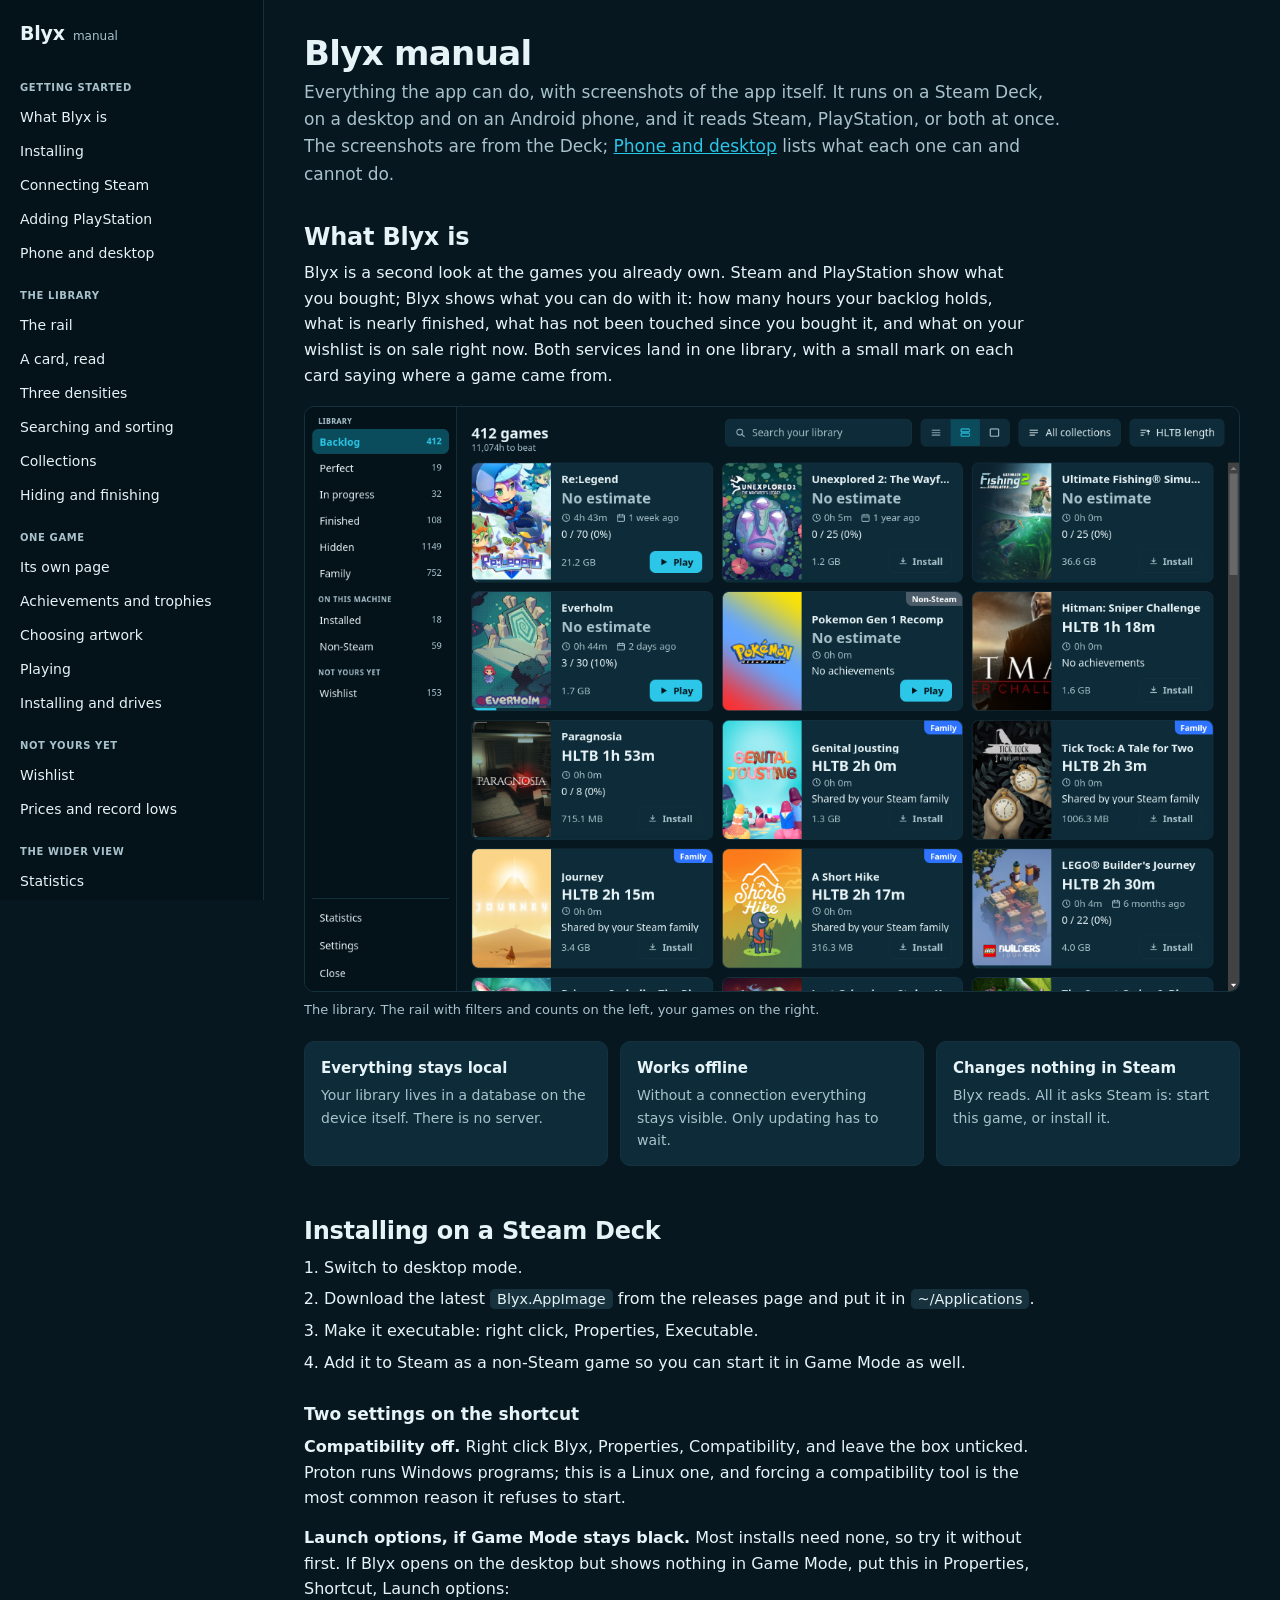
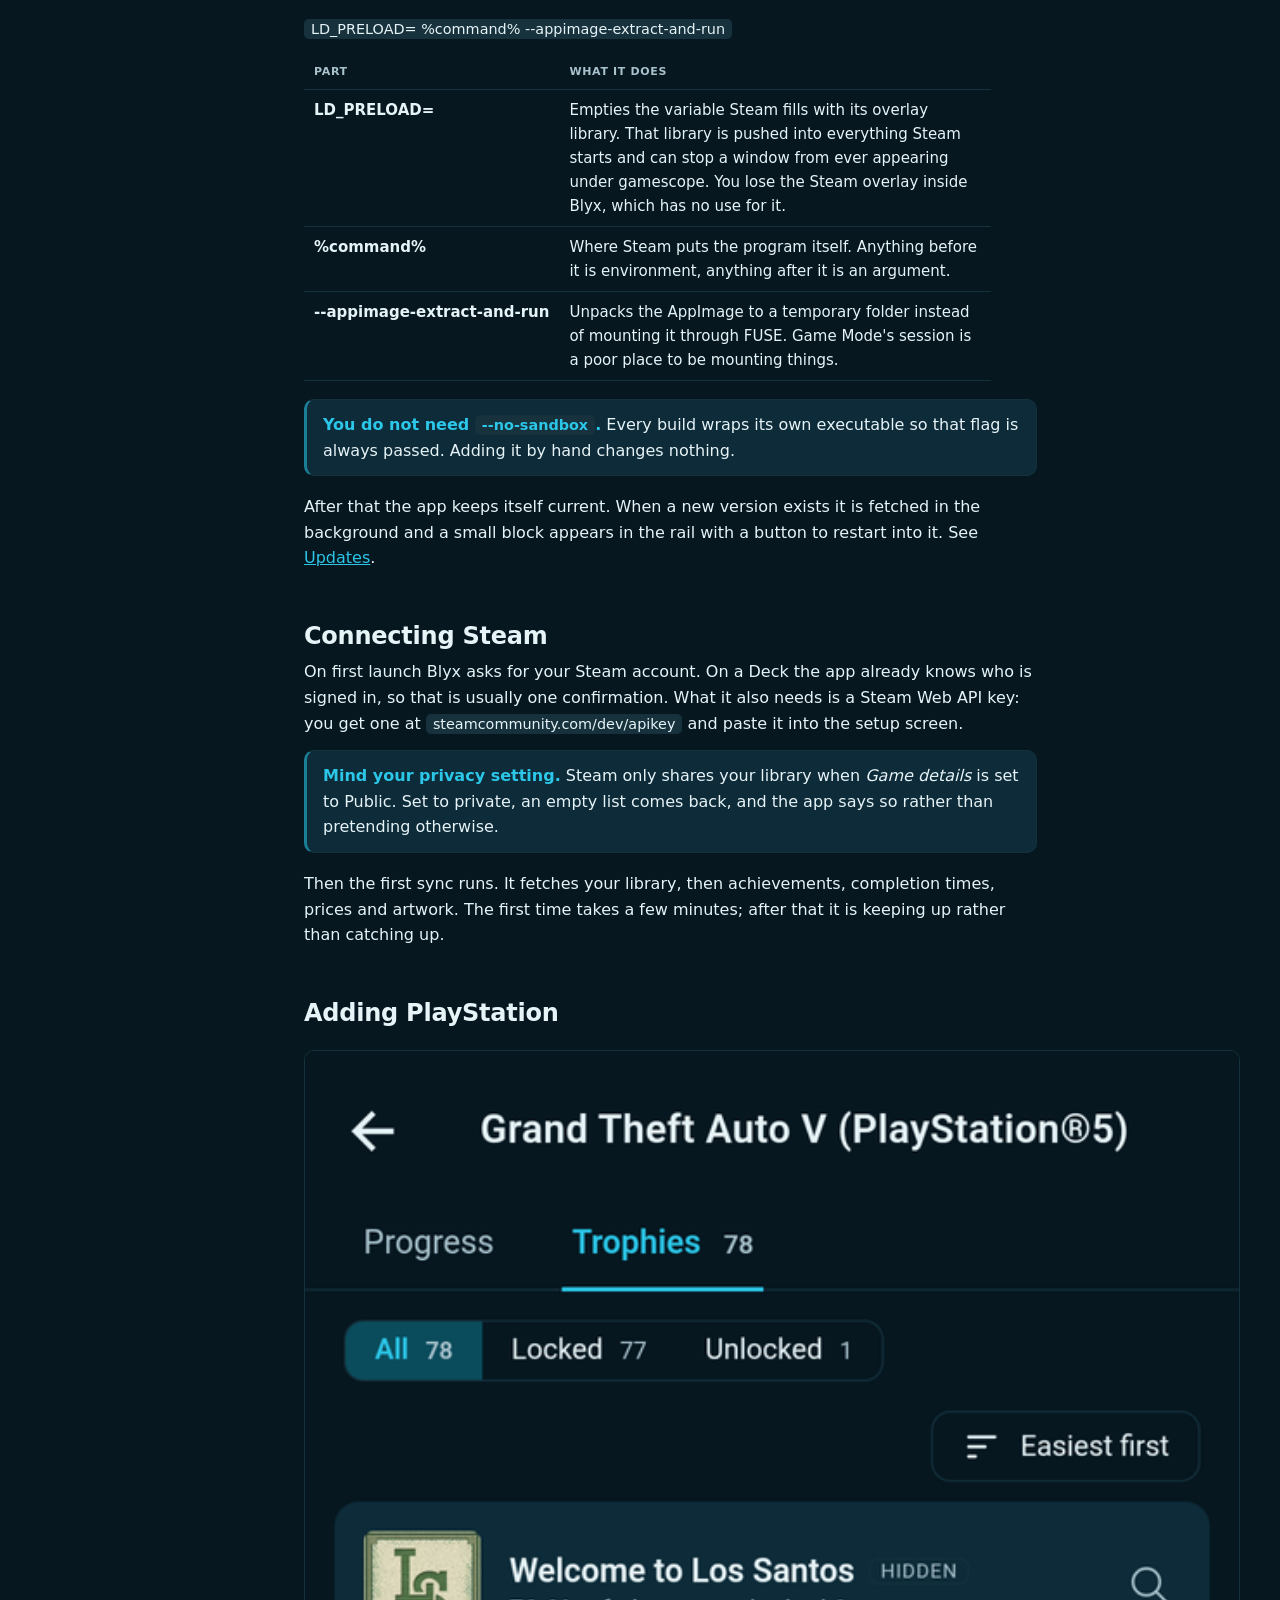
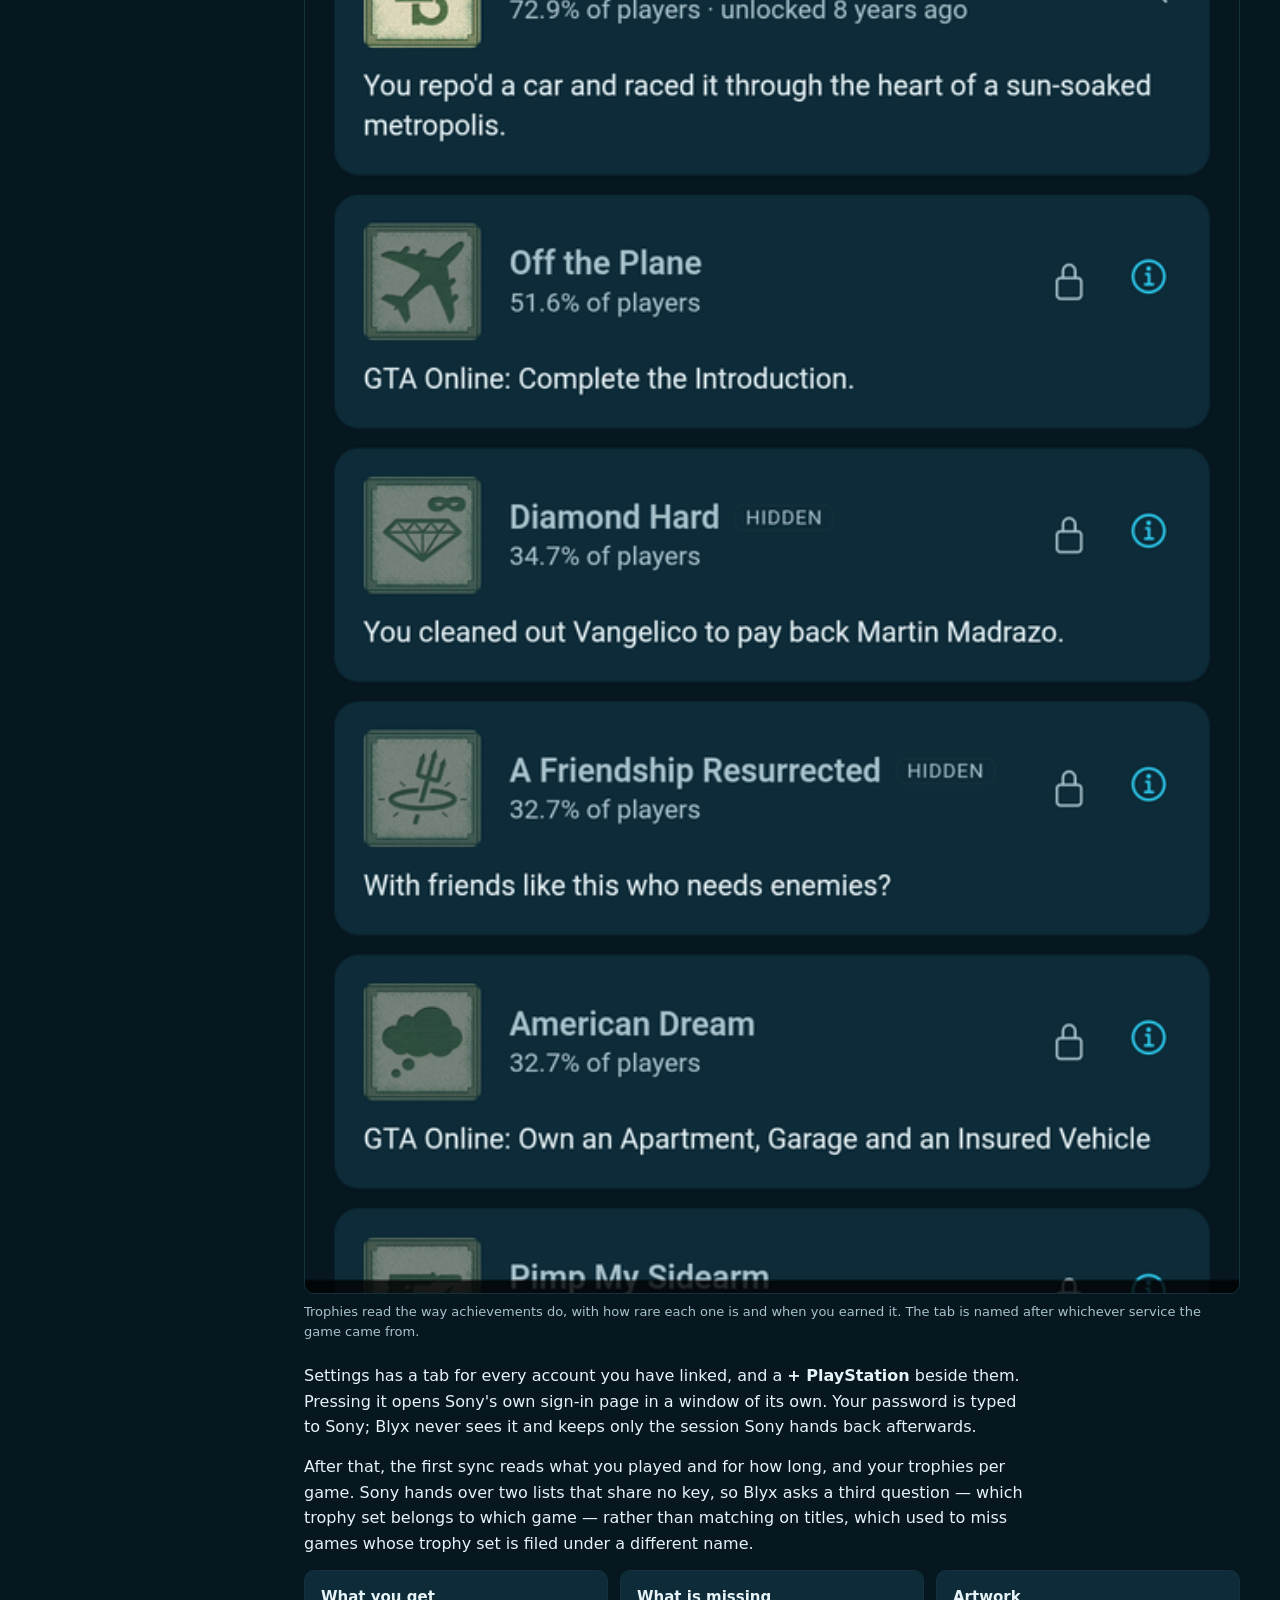
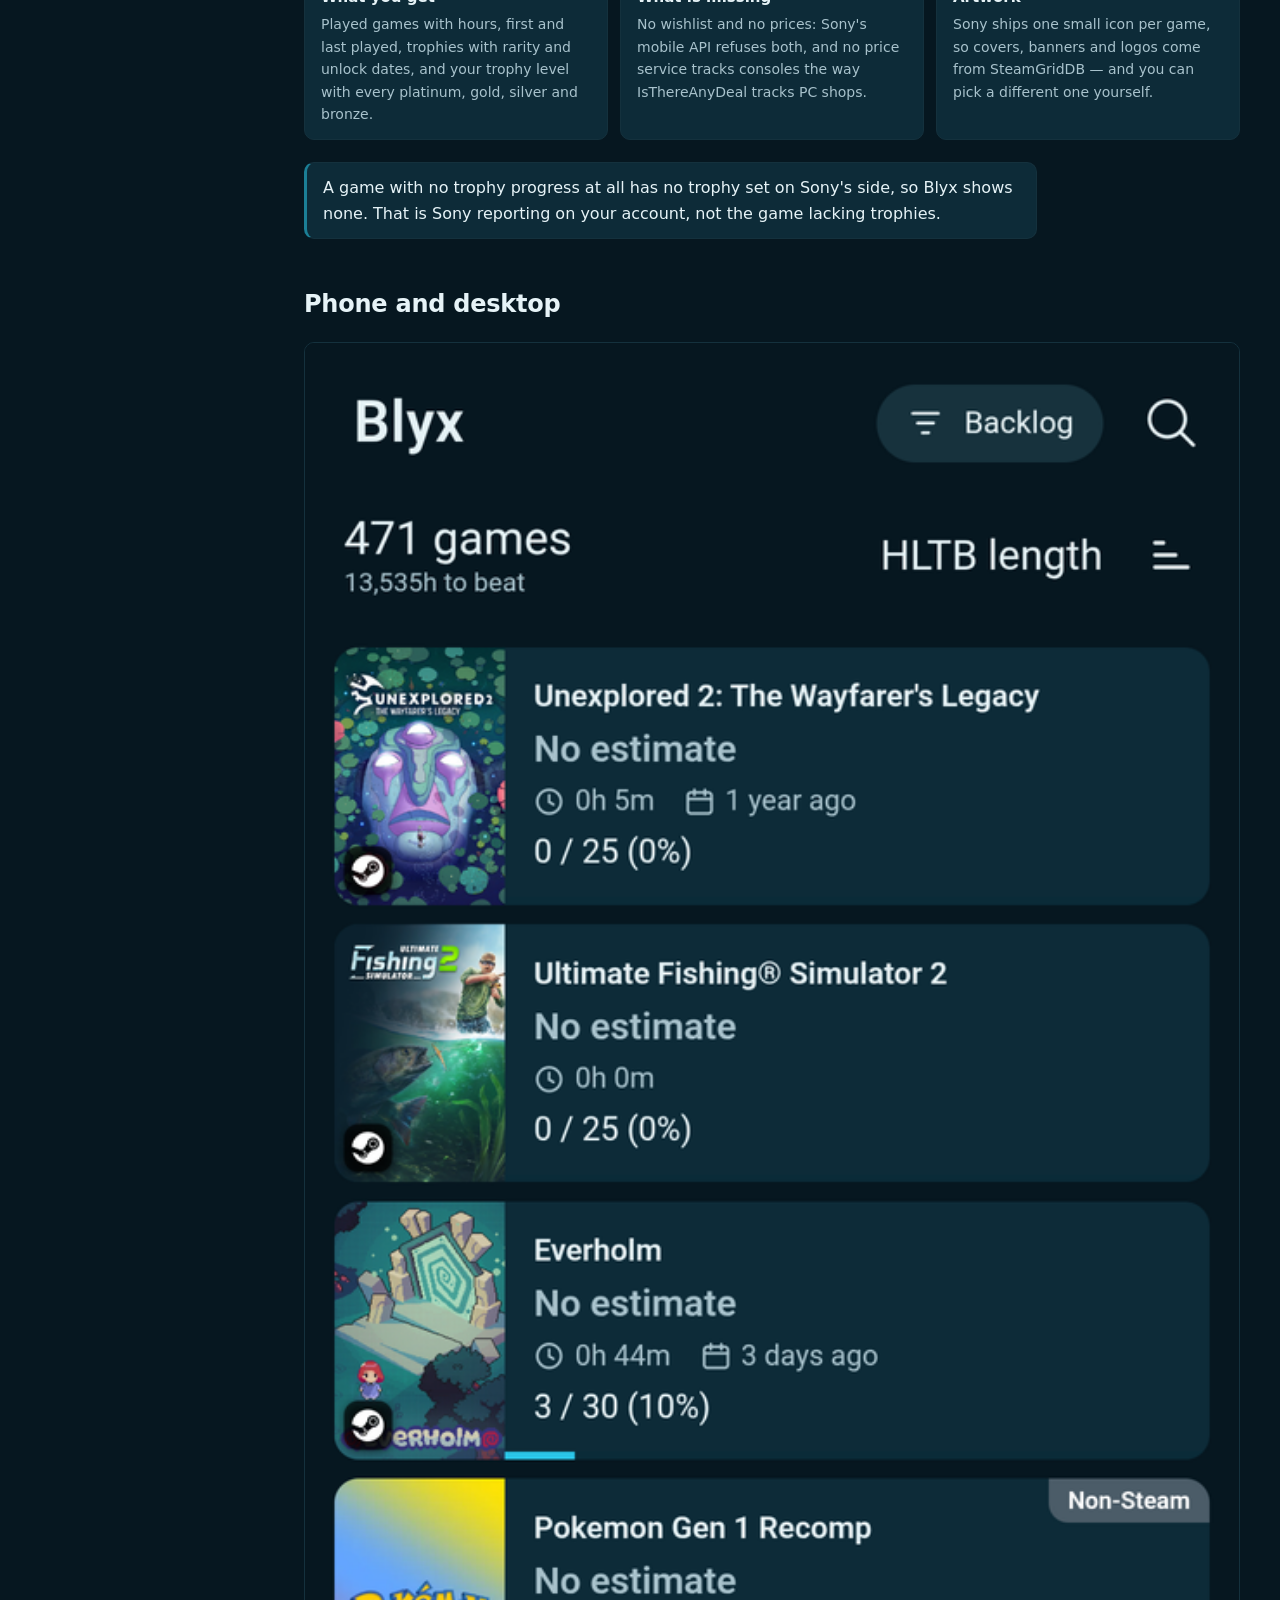
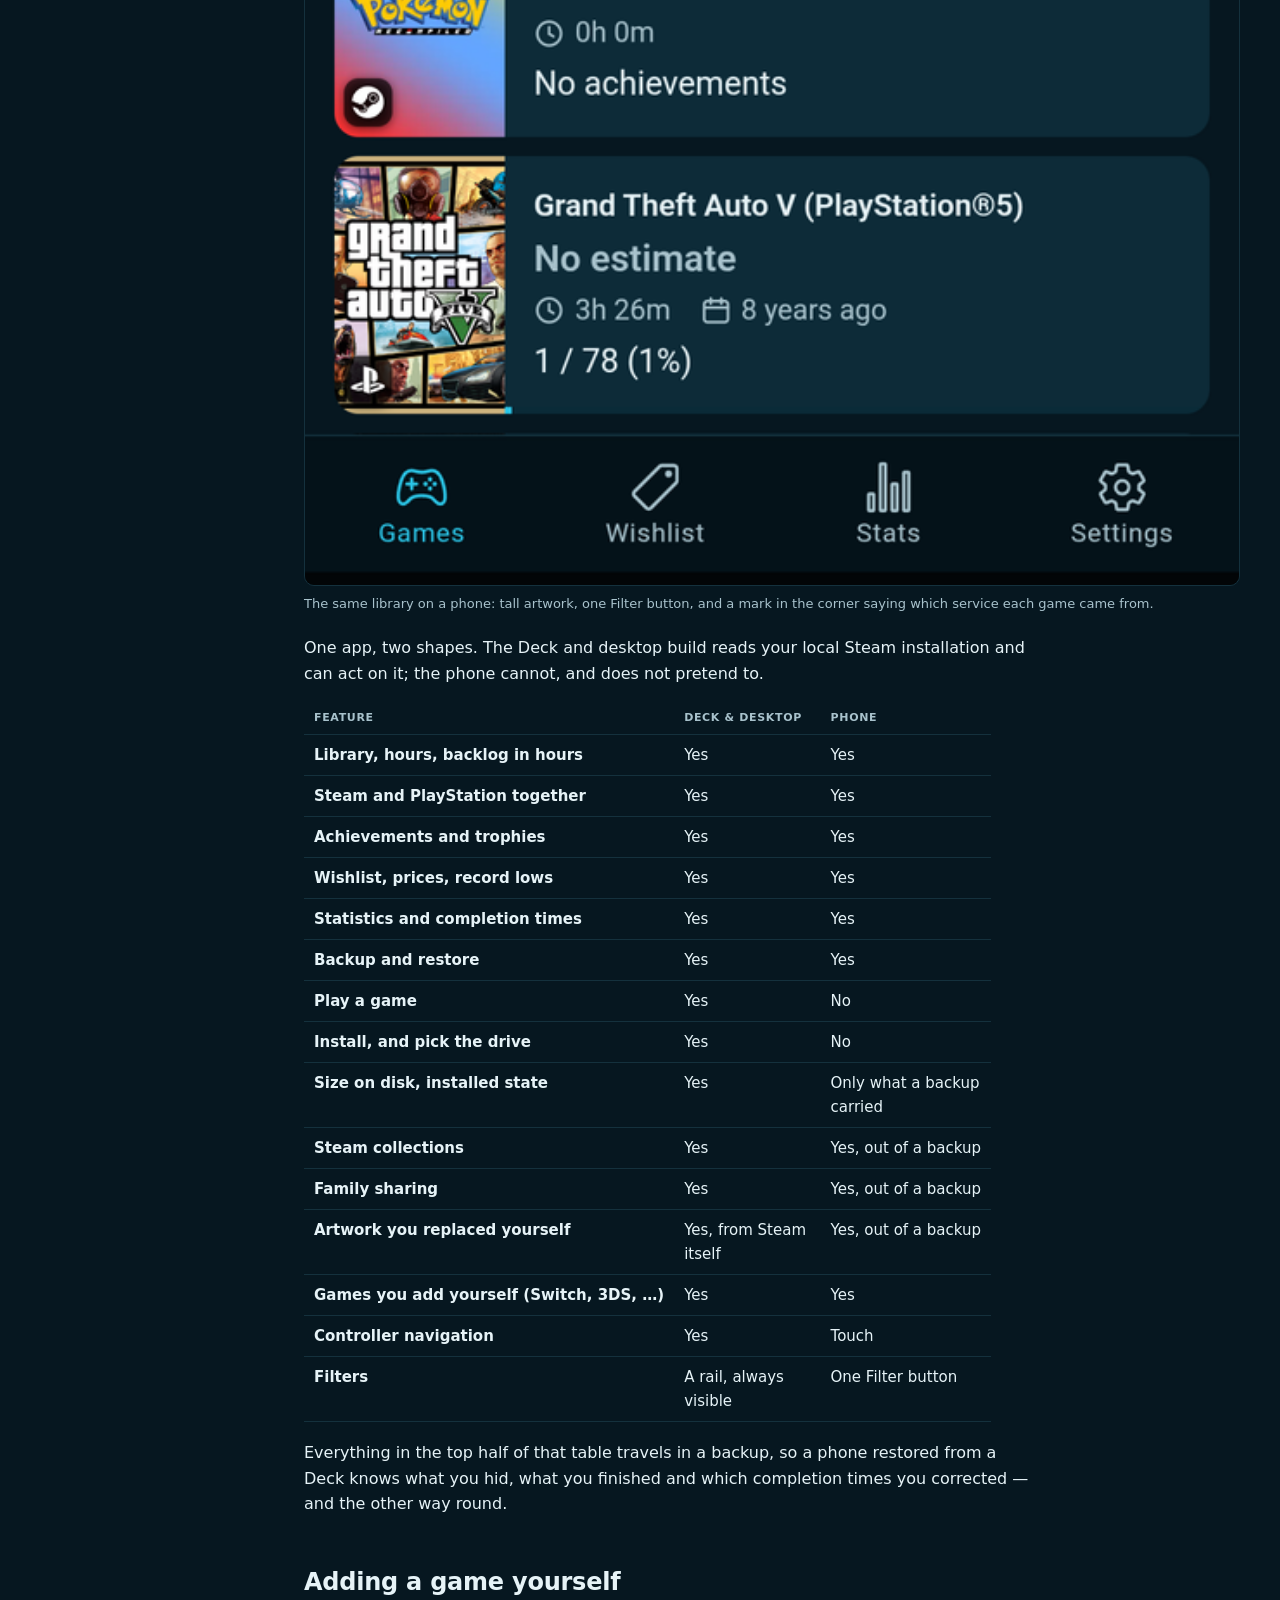
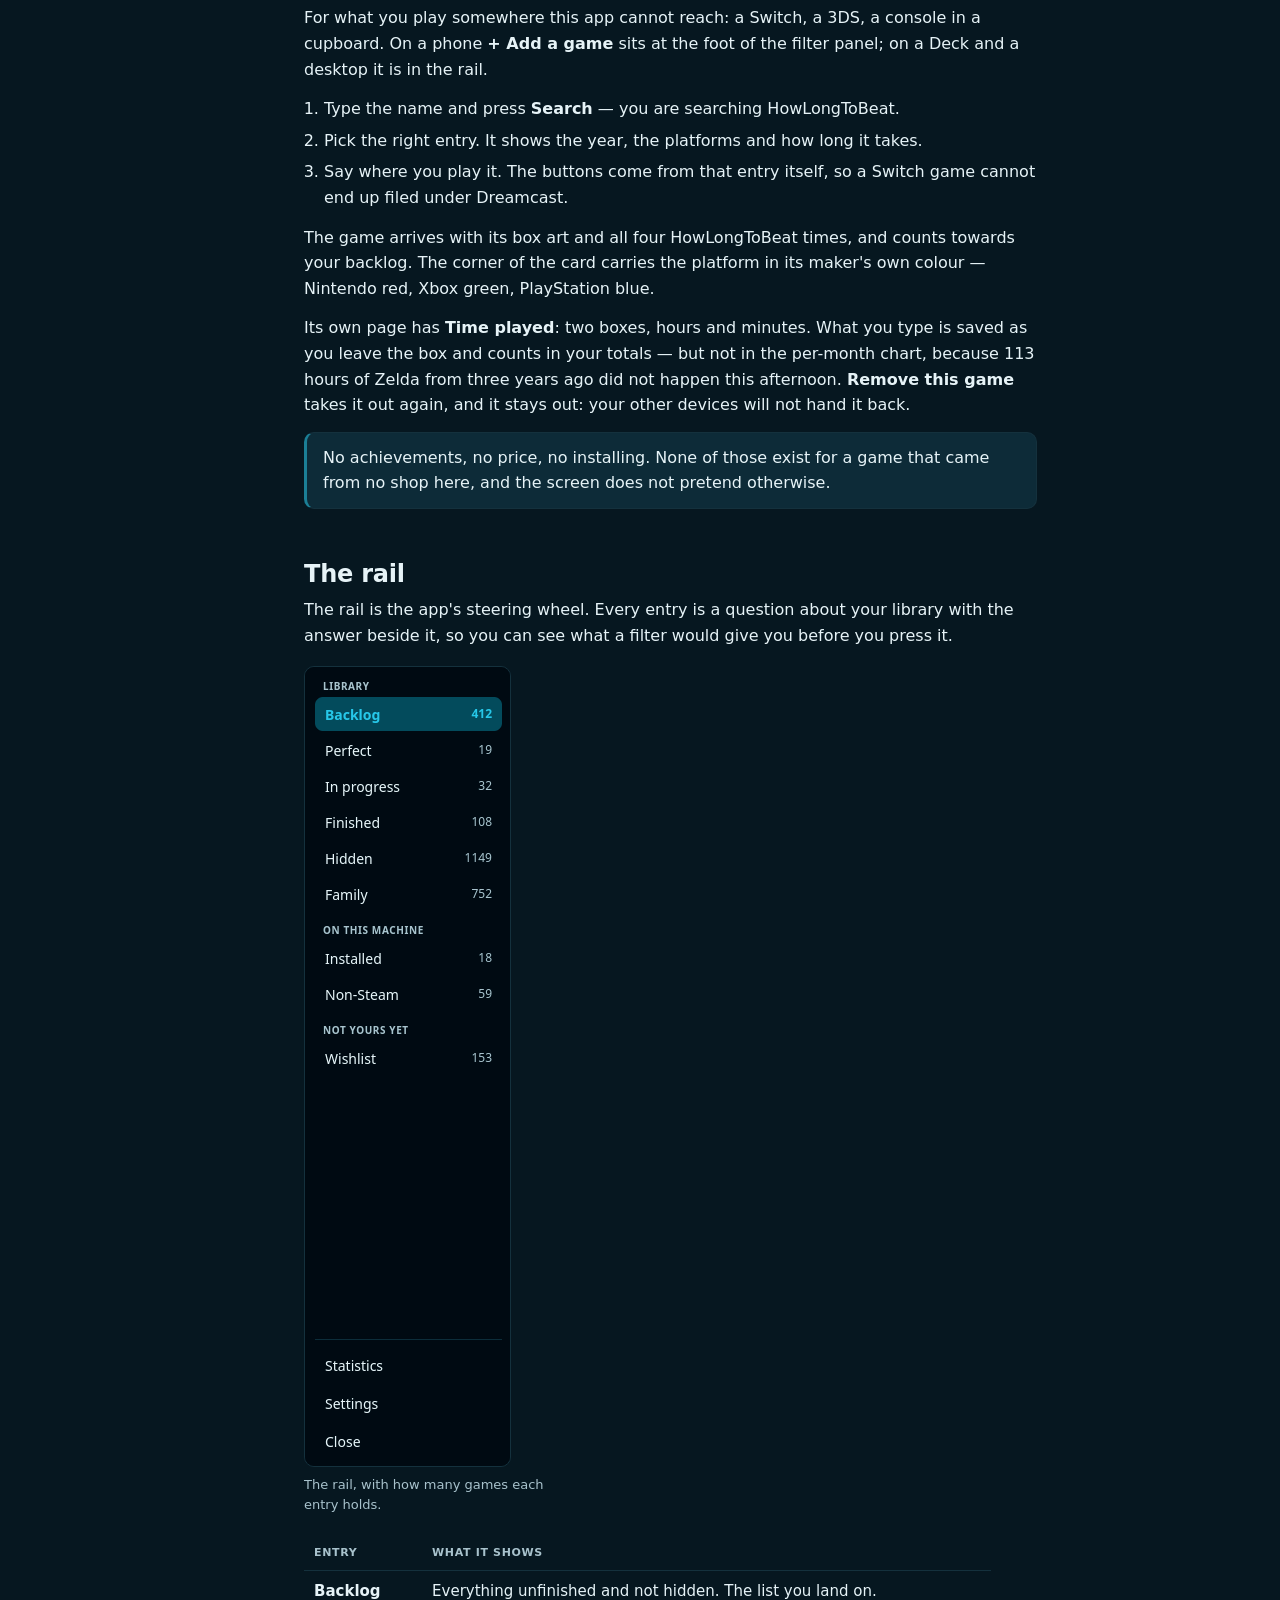
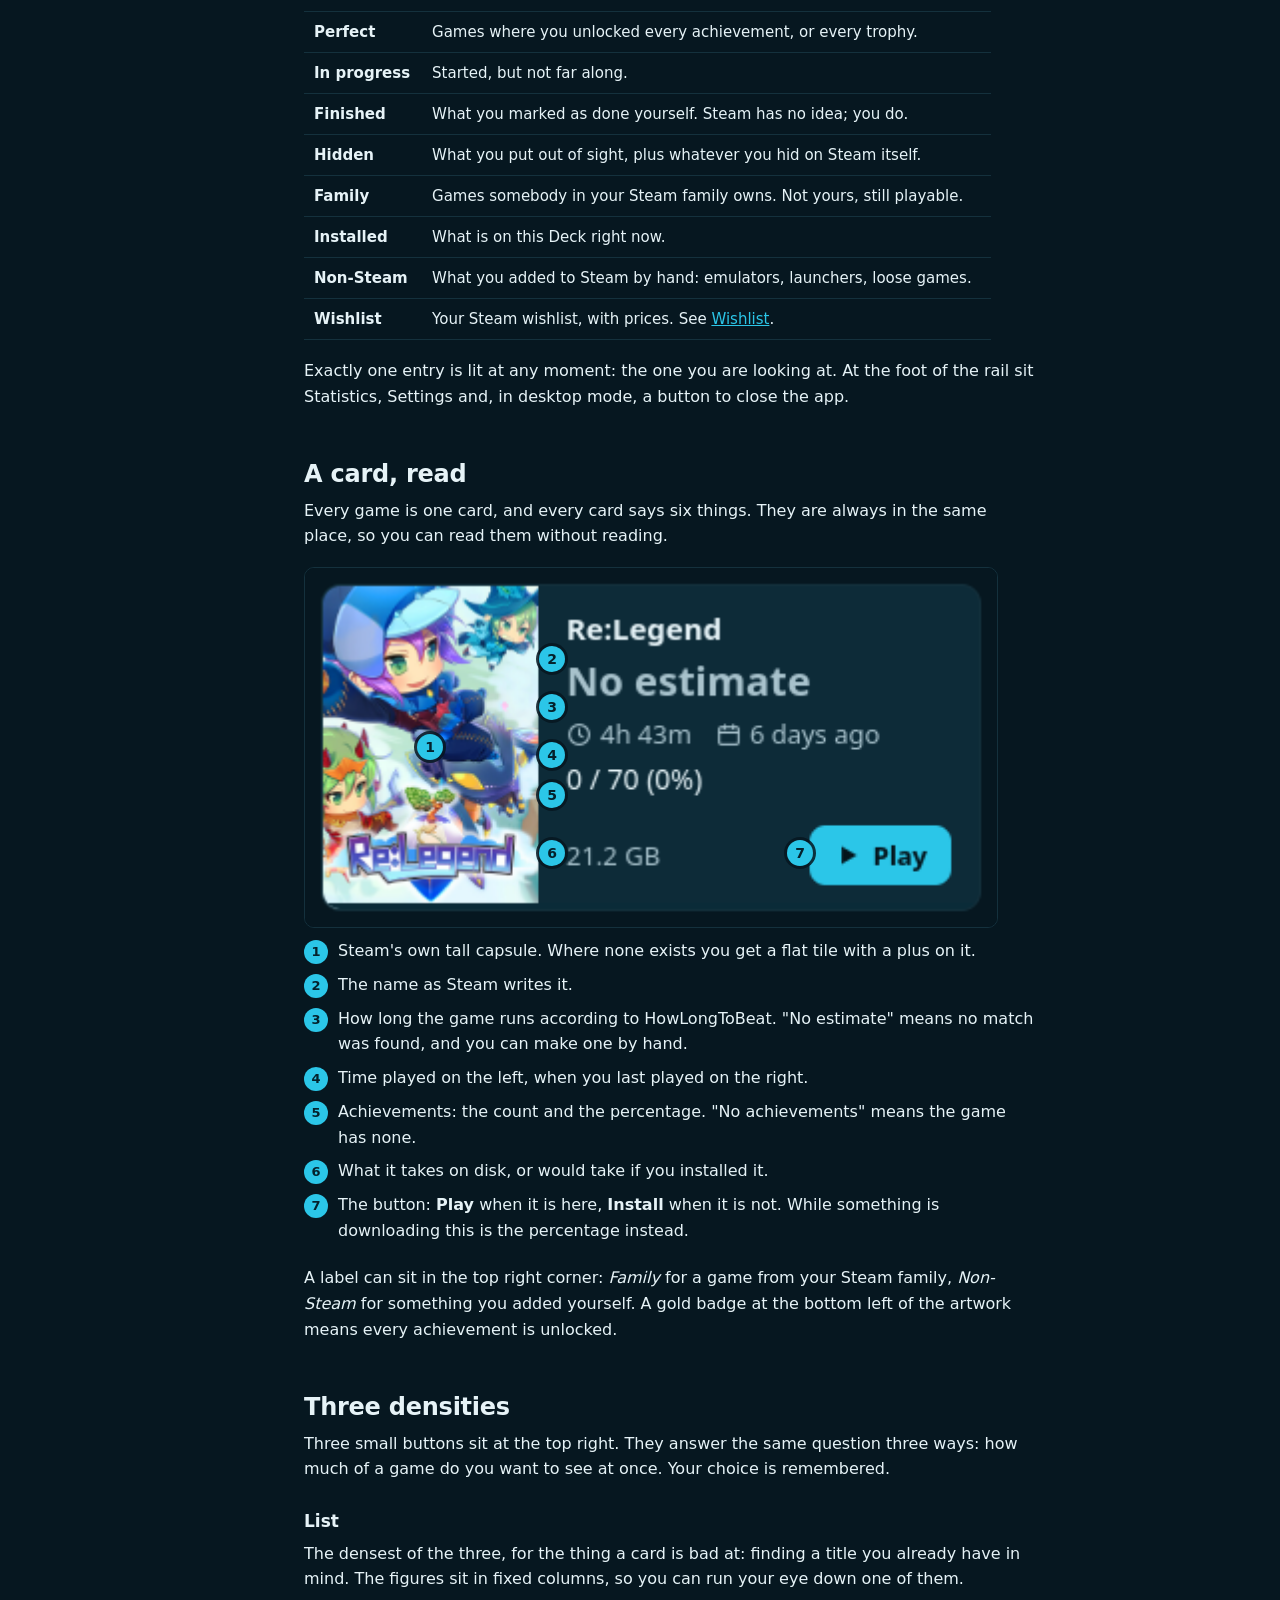
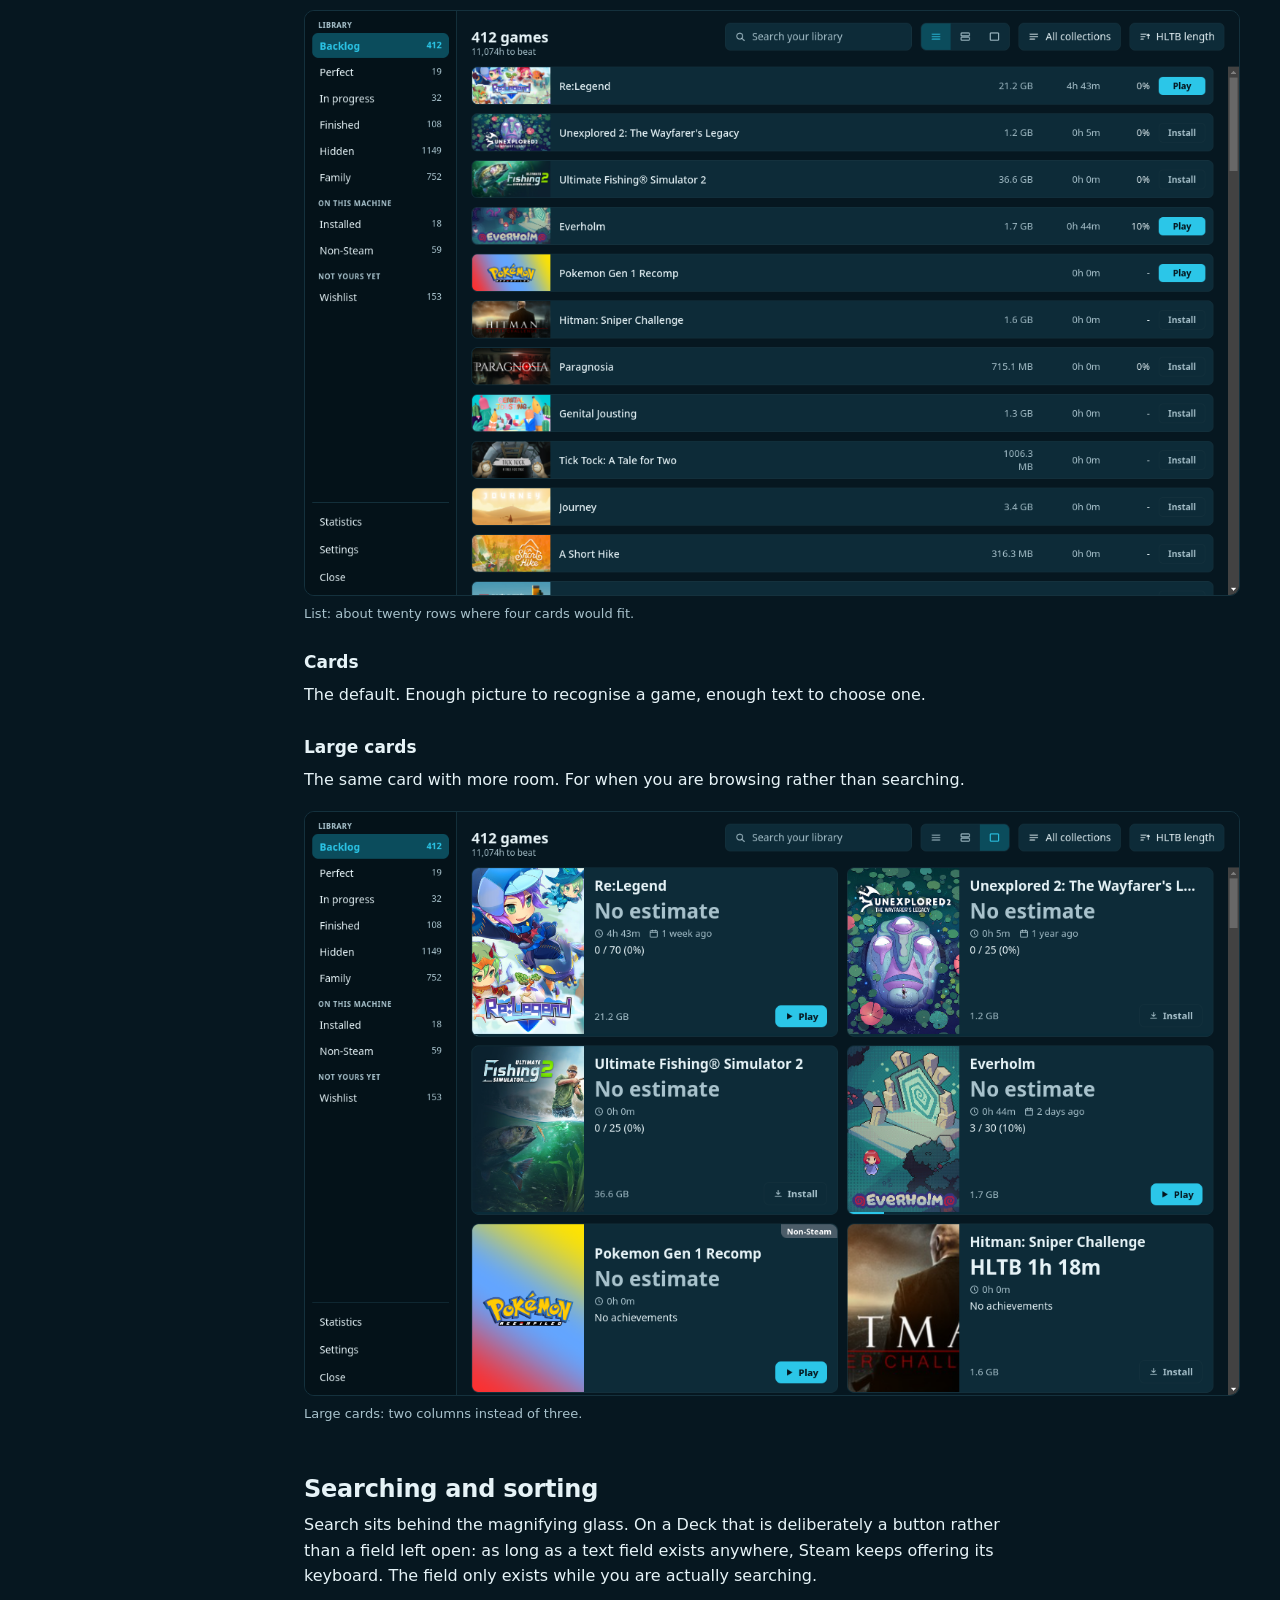
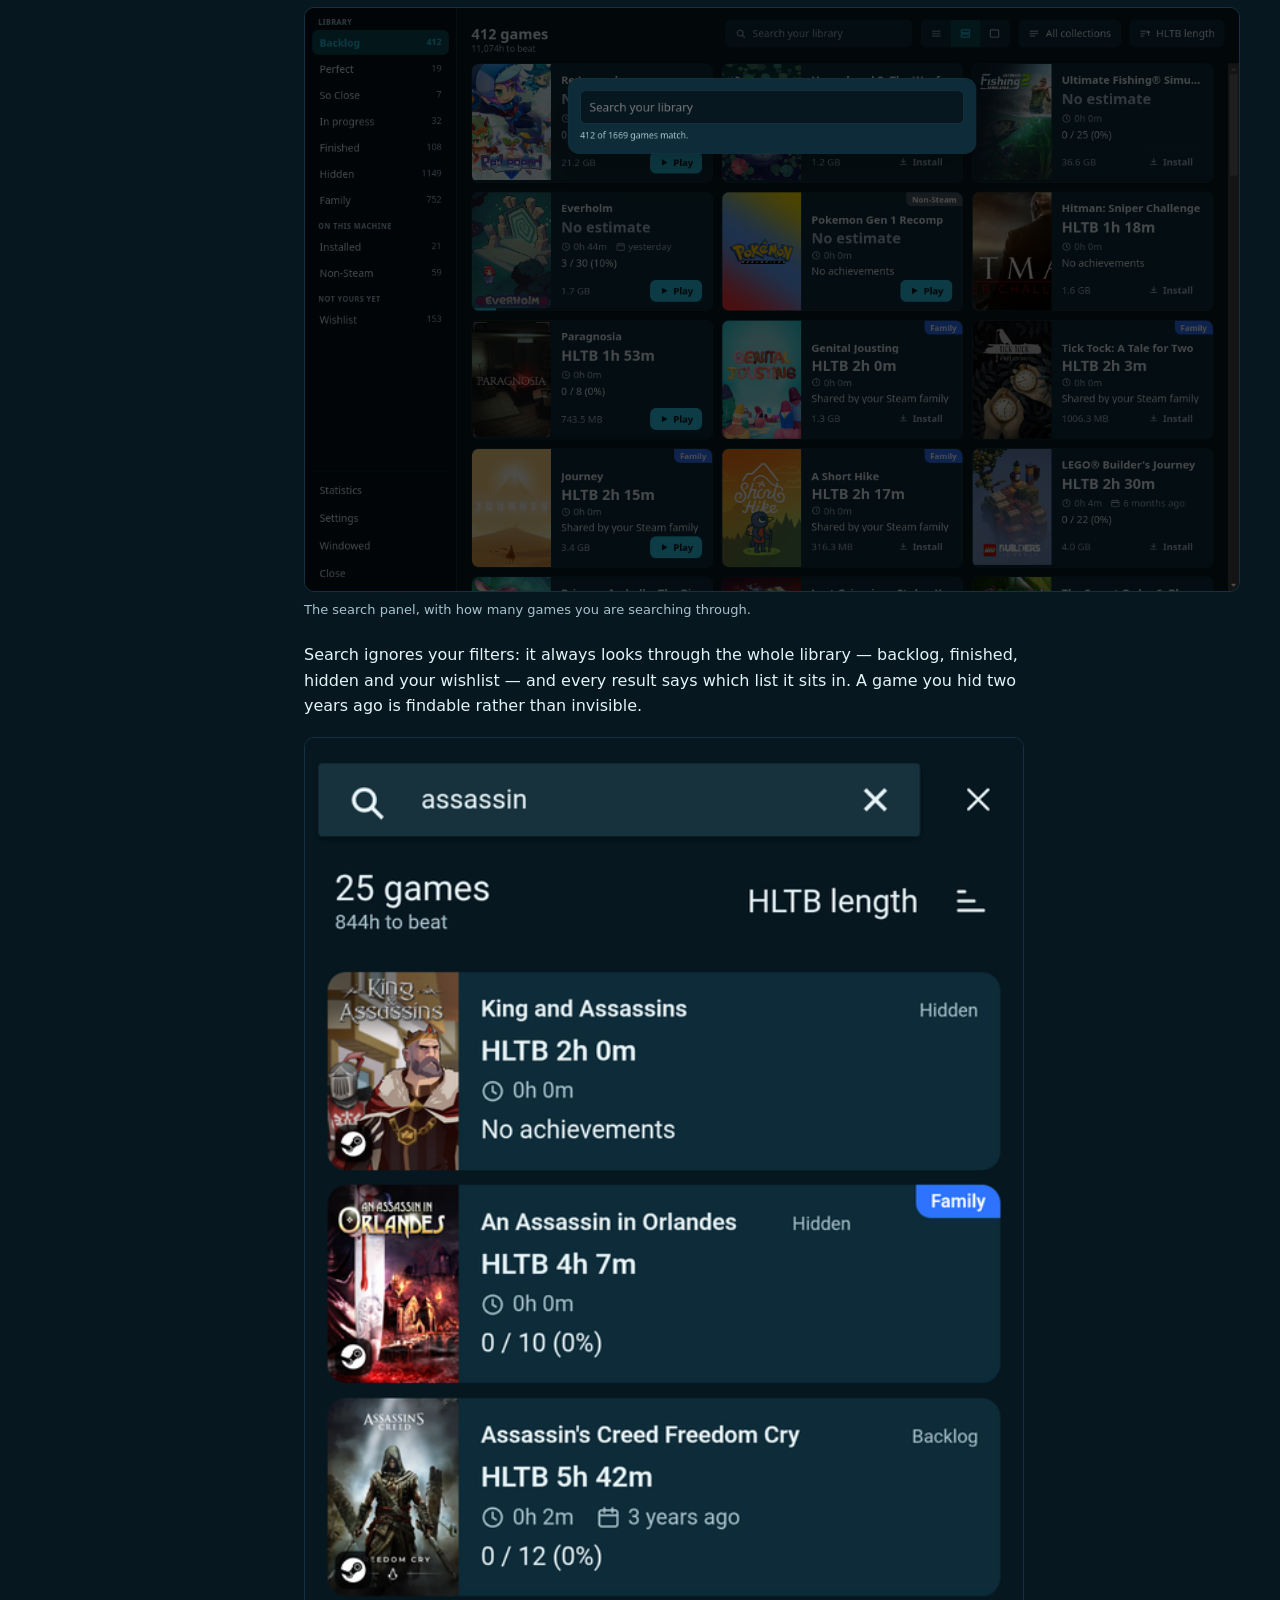
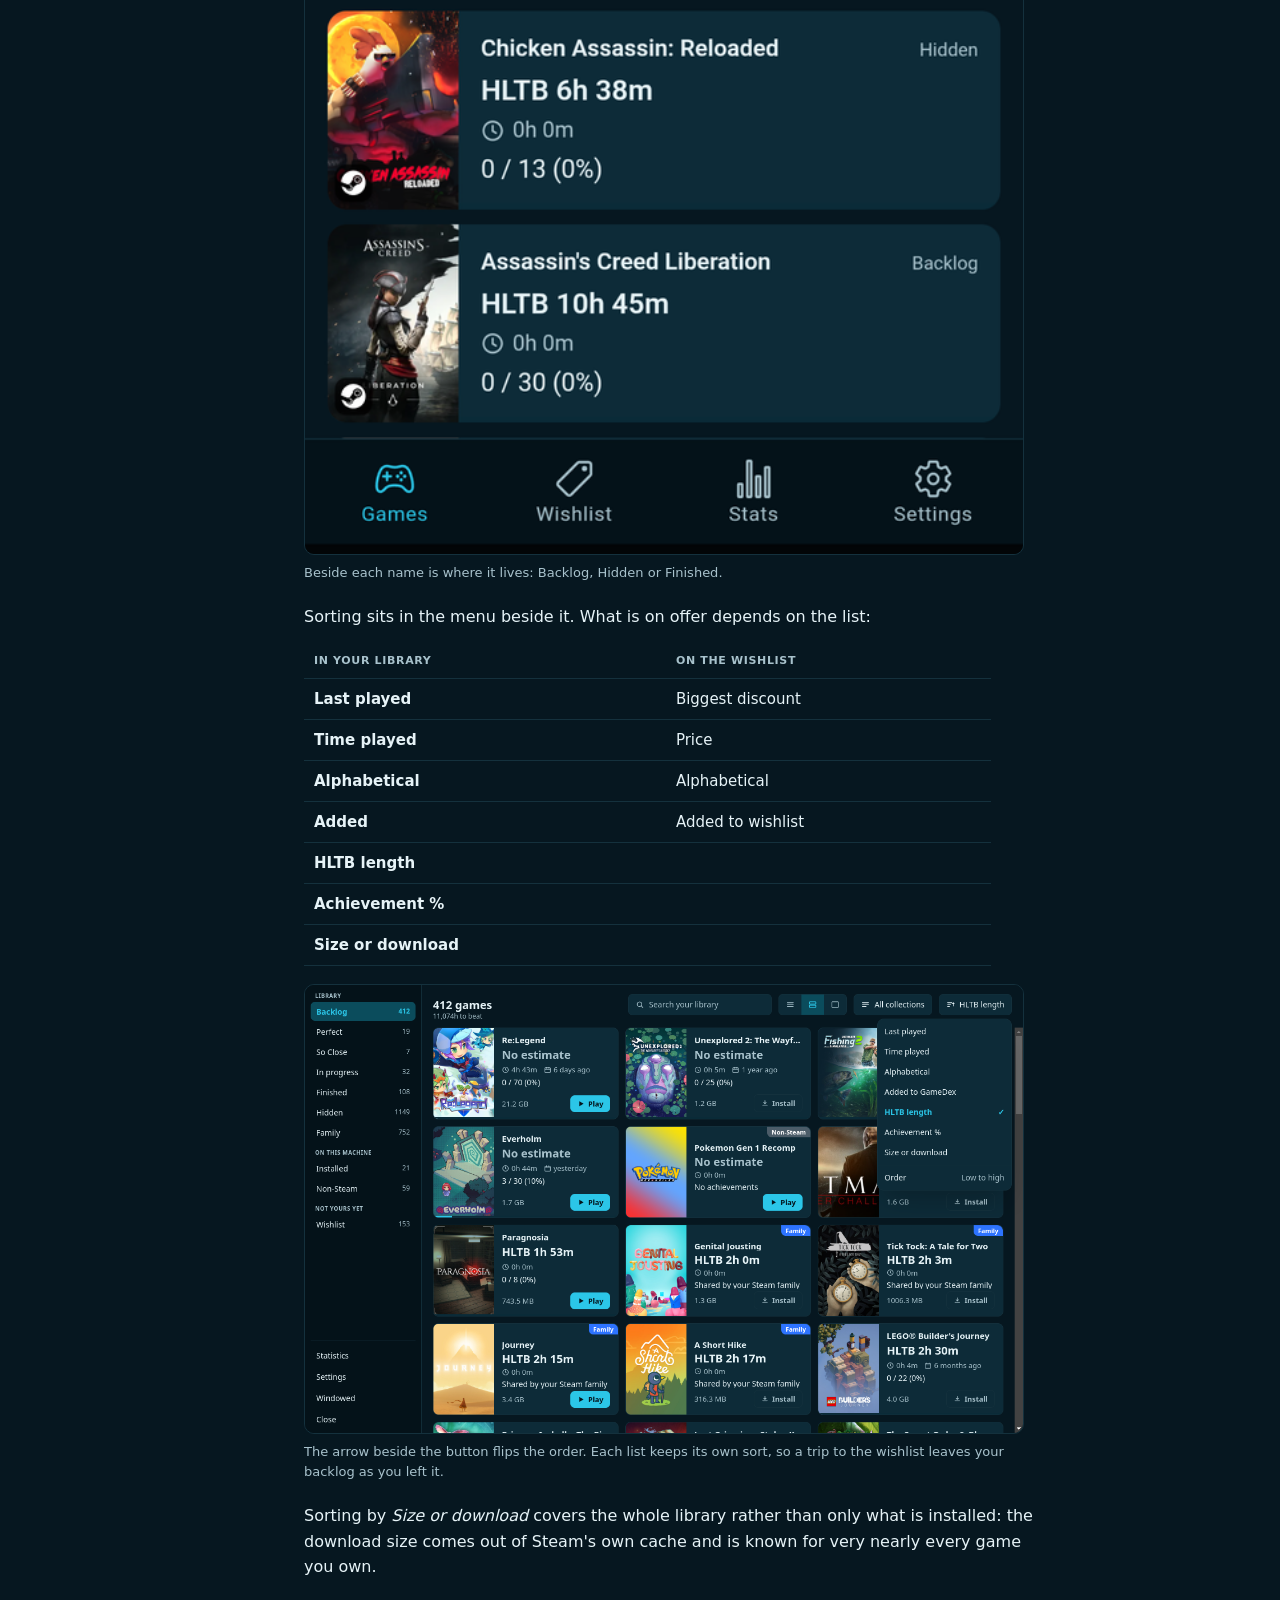
<file: manual/index.html>
<!doctype html>
<html lang="en">
  <head>
    <meta charset="utf-8" />
    <meta name="viewport" content="width=device-width, initial-scale=1" />
    <title>Blyx manual</title>
    <link rel="stylesheet" href="style.css" />
  </head>
  <body>
    <div class="shell">
      <nav class="rail">
        <div class="rail-brand">
          <strong>Blyx</strong>
          <span>manual</span>
        </div>

        <h2>Getting started</h2>
        <a href="#what" class="here">What Blyx is</a>
        <a href="#install">Installing</a>
        <a href="#connect">Connecting Steam</a>

        <a href="#playstation">Adding PlayStation</a>
        <a href="#devices">Phone and desktop</a>

        <h2>The library</h2>
        <a href="#rail">The rail</a>
        <a href="#card">A card, read</a>
        <a href="#views">Three densities</a>
        <a href="#search">Searching and sorting</a>
        <a href="#collections">Collections</a>
        <a href="#options">Hiding and finishing</a>

        <h2>One game</h2>
        <a href="#detail">Its own page</a>
        <a href="#achievements">Achievements and trophies</a>
        <a href="#artwork">Choosing artwork</a>
        <a href="#playing">Playing</a>
        <a href="#installing">Installing and drives</a>

        <h2>Not yours yet</h2>
        <a href="#wishlist">Wishlist</a>
        <a href="#prices">Prices and record lows</a>

        <h2>The wider view</h2>
        <a href="#statistics">Statistics</a>
        <a href="#hltb">Fixing completion times</a>

        <h2>Settings</h2>
        <a href="#backup">Backup to Drive</a>
        <a href="#adding">Adding a game yourself</a>
        <a href="#storage">Storage and cache</a>
        <a href="#year">Your year</a>
        <a href="#importing">Bringing in what you kept</a>
        <a href="#syncing">Syncing</a>
        <a href="#updates">Updates</a>

        <h2>Further</h2>
        <a href="#controls">Controls</a>
        <a href="#offline">Offline</a>
        <a href="#sources">Where the data comes from</a>
        <a href="#trouble">When something goes wrong</a>

        <h2>Elsewhere</h2>
        <a href="../">About Blyx</a>
        <a href="https://github.com/wimw85/Blyx/releases/latest">Download</a>
      </nav>

      <main class="page">
        <h1>Blyx manual</h1>
        <p class="lede">
          Everything the app can do, with screenshots of the app itself. It runs on a Steam Deck,
          on a desktop and on an Android phone, and it reads Steam, PlayStation, or both at once.
          The screenshots are from the Deck; <a href="#devices">Phone and desktop</a> lists what
          each one can and cannot do.
        </p>

        <section id="what">
          <h2>What Blyx is</h2>
          <p>
            Blyx is a second look at the games you already own. Steam and PlayStation show what
            you bought; Blyx shows what you can do with it: how many hours your backlog holds,
            what is nearly finished, what has not been touched since you bought it, and what on
            your wishlist is on sale right now. Both services land in one library, with a small
            mark on each card saying where a game came from.
          </p>

          <figure>
            <img src="assets/library-cards.png" alt="The library in Blyx" />
            <figcaption>
              The library. The rail with filters and counts on the left, your games on the right.
            </figcaption>
          </figure>

          <div class="cards">
            <div>
              <h4>Everything stays local</h4>
              <p>Your library lives in a database on the device itself. There is no server.</p>
            </div>
            <div>
              <h4>Works offline</h4>
              <p>Without a connection everything stays visible. Only updating has to wait.</p>
            </div>
            <div>
              <h4>Changes nothing in Steam</h4>
              <p>Blyx reads. All it asks Steam is: start this game, or install it.</p>
            </div>
          </div>
        </section>

        <section id="install">
          <h2>Installing on a Steam Deck</h2>
          <ol>
            <li>Switch to desktop mode.</li>
            <li>
              Download the latest <code>Blyx.AppImage</code> from the releases page and put it
              in <code>~/Applications</code>.
            </li>
            <li>Make it executable: right click, Properties, Executable.</li>
            <li>Add it to Steam as a non-Steam game so you can start it in Game Mode as well.</li>
          </ol>

          <h3>Two settings on the shortcut</h3>
          <p>
            <strong>Compatibility off.</strong> Right click Blyx, Properties, Compatibility,
            and leave the box unticked. Proton runs Windows programs; this is a Linux one, and
            forcing a compatibility tool is the most common reason it refuses to start.
          </p>
          <p>
            <strong>Launch options, if Game Mode stays black.</strong> Most installs need none, so
            try it without first. If Blyx opens on the desktop but shows nothing in Game Mode,
            put this in Properties, Shortcut, Launch options:
          </p>
          <p><code>LD_PRELOAD= %command% --appimage-extract-and-run</code></p>
          <table>
            <tr>
              <th>Part</th>
              <th>What it does</th>
            </tr>
            <tr>
              <td>LD_PRELOAD=</td>
              <td>
                Empties the variable Steam fills with its overlay library. That library is pushed
                into everything Steam starts and can stop a window from ever appearing under
                gamescope. You lose the Steam overlay inside Blyx, which has no use for it.
              </td>
            </tr>
            <tr>
              <td>%command%</td>
              <td>
                Where Steam puts the program itself. Anything before it is environment, anything
                after it is an argument.
              </td>
            </tr>
            <tr>
              <td>--appimage-extract-and-run</td>
              <td>
                Unpacks the AppImage to a temporary folder instead of mounting it through FUSE.
                Game Mode's session is a poor place to be mounting things.
              </td>
            </tr>
          </table>
          <div class="note">
            <p>
              <strong>You do not need <code>--no-sandbox</code>.</strong> Every build wraps its own
              executable so that flag is always passed. Adding it by hand changes nothing.
            </p>
          </div>

          <p>
            After that the app keeps itself current. When a new version exists it is fetched in
            the background and a small block appears in the rail with a button to restart into
            it. See <a href="#updates">Updates</a>.
          </p>
        </section>

        <section id="connect">
          <h2>Connecting Steam</h2>
          <p>
            On first launch Blyx asks for your Steam account. On a Deck the app already knows
            who is signed in, so that is usually one confirmation. What it also needs is a Steam
            Web API key: you get one at <code>steamcommunity.com/dev/apikey</code> and paste it
            into the setup screen.
          </p>
          <div class="note">
            <p>
              <strong>Mind your privacy setting.</strong> Steam only shares your library when
              <em>Game details</em> is set to Public. Set to private, an empty list comes back,
              and the app says so rather than pretending otherwise.
            </p>
          </div>
          <p>
            Then the first sync runs. It fetches your library, then achievements, completion
            times, prices and artwork. The first time takes a few minutes; after that it is
            keeping up rather than catching up.
          </p>
        </section>

        <section id="playstation">
          <h2>Adding PlayStation</h2>

          <figure>
            <img src="assets/phone-trophies.png" alt="Trophies for a PlayStation game" />
            <figcaption>
              Trophies read the way achievements do, with how rare each one is and when you
              earned it. The tab is named after whichever service the game came from.
            </figcaption>
          </figure>
          <p>
            Settings has a tab for every account you have linked, and a <b>+ PlayStation</b>
            beside them. Pressing it opens Sony's own sign-in page in a window of its own. Your
            password is typed to Sony; Blyx never sees it and keeps only the session Sony hands
            back afterwards.
          </p>
          <p>
            After that, the first sync reads what you played and for how long, and your trophies
            per game. Sony hands over two lists that share no key, so Blyx asks a third question
            — which trophy set belongs to which game — rather than matching on titles, which used
            to miss games whose trophy set is filed under a different name.
          </p>
          <div class="cards">
            <div>
              <h4>What you get</h4>
              <p>
                Played games with hours, first and last played, trophies with rarity and unlock
                dates, and your trophy level with every platinum, gold, silver and bronze.
              </p>
            </div>
            <div>
              <h4>What is missing</h4>
              <p>
                No wishlist and no prices: Sony's mobile API refuses both, and no price service
                tracks consoles the way IsThereAnyDeal tracks PC shops.
              </p>
            </div>
            <div>
              <h4>Artwork</h4>
              <p>
                Sony ships one small icon per game, so covers, banners and logos come from
                SteamGridDB — and you can pick a different one yourself.
              </p>
            </div>
          </div>
          <p class="note">
            A game with no trophy progress at all has no trophy set on Sony's side, so Blyx
            shows none. That is Sony reporting on your account, not the game lacking trophies.
          </p>
        </section>

        <section id="devices">
          <h2>Phone and desktop</h2>

          <figure>
            <img src="assets/phone-library.png" alt="The library on a phone" />
            <figcaption>
              The same library on a phone: tall artwork, one Filter button, and a mark in the
              corner saying which service each game came from.
            </figcaption>
          </figure>
          <p>
            One app, two shapes. The Deck and desktop build reads your local Steam installation
            and can act on it; the phone cannot, and does not pretend to.
          </p>

          <table>
            <thead>
              <tr>
                <th>Feature</th>
                <th>Deck &amp; desktop</th>
                <th>Phone</th>
              </tr>
            </thead>
            <tbody>
              <tr><td>Library, hours, backlog in hours</td><td>Yes</td><td>Yes</td></tr>
              <tr><td>Steam and PlayStation together</td><td>Yes</td><td>Yes</td></tr>
              <tr><td>Achievements and trophies</td><td>Yes</td><td>Yes</td></tr>
              <tr><td>Wishlist, prices, record lows</td><td>Yes</td><td>Yes</td></tr>
              <tr><td>Statistics and completion times</td><td>Yes</td><td>Yes</td></tr>
              <tr><td>Backup and restore</td><td>Yes</td><td>Yes</td></tr>
              <tr><td>Play a game</td><td>Yes</td><td>No</td></tr>
              <tr><td>Install, and pick the drive</td><td>Yes</td><td>No</td></tr>
              <tr><td>Size on disk, installed state</td><td>Yes</td><td>Only what a backup carried</td></tr>
              <tr><td>Steam collections</td><td>Yes</td><td>Yes, out of a backup</td></tr>
              <tr><td>Family sharing</td><td>Yes</td><td>Yes, out of a backup</td></tr>
              <tr><td>Artwork you replaced yourself</td><td>Yes, from Steam itself</td><td>Yes, out of a backup</td></tr>
              <tr><td>Games you add yourself (Switch, 3DS, …)</td><td>Yes</td><td>Yes</td></tr>
              <tr><td>Controller navigation</td><td>Yes</td><td>Touch</td></tr>
              <tr><td>Filters</td><td>A rail, always visible</td><td>One Filter button</td></tr>
            </tbody>
          </table>

          <p>
            Everything in the top half of that table travels in a backup, so a phone restored
            from a Deck knows what you hid, what you finished and which completion times you
            corrected — and the other way round.
          </p>
        </section>

        <section id="adding">
          <h2>Adding a game yourself</h2>
          <p>
            For what you play somewhere this app cannot reach: a Switch, a 3DS, a console in a
            cupboard. On a phone <strong>+ Add a game</strong> sits at the foot of the filter
            panel; on a Deck and a desktop it is in the rail.
          </p>
          <ol>
            <li>Type the name and press <strong>Search</strong> — you are searching HowLongToBeat.</li>
            <li>Pick the right entry. It shows the year, the platforms and how long it takes.</li>
            <li>Say where you play it. The buttons come from that entry itself, so a Switch game
              cannot end up filed under Dreamcast.</li>
          </ol>
          <p>
            The game arrives with its box art and all four HowLongToBeat times, and counts towards
            your backlog. The corner of the card carries the platform in its maker's own colour —
            Nintendo red, Xbox green, PlayStation blue.
          </p>
          <p>
            Its own page has <strong>Time played</strong>: two boxes, hours and minutes. What you
            type is saved as you leave the box and counts in your totals — but not in the
            per-month chart, because 113 hours of Zelda from three years ago did not happen this
            afternoon. <strong>Remove this game</strong> takes it out again, and it stays out:
            your other devices will not hand it back.
          </p>
          <p class="note">
            No achievements, no price, no installing. None of those exist for a game that came
            from no shop here, and the screen does not pretend otherwise.
          </p>
        </section>

        <section id="rail">
          <h2>The rail</h2>
          <p>
            The rail is the app's steering wheel. Every entry is a question about your library
            with the answer beside it, so you can see what a filter would give you before you
            press it.
          </p>

          <figure class="cutout tall">
            <img src="assets/rail.png" alt="The rail with filters and counts" />
            <figcaption>The rail, with how many games each entry holds.</figcaption>
          </figure>

          <table>
            <tr>
              <th>Entry</th>
              <th>What it shows</th>
            </tr>
            <tr>
              <td>Backlog</td>
              <td>Everything unfinished and not hidden. The list you land on.</td>
            </tr>
            <tr>
              <td>Perfect</td>
              <td>Games where you unlocked every achievement, or every trophy.</td>
            </tr>
            <tr>
              <td>In progress</td>
              <td>Started, but not far along.</td>
            </tr>
            <tr>
              <td>Finished</td>
              <td>What you marked as done yourself. Steam has no idea; you do.</td>
            </tr>
            <tr>
              <td>Hidden</td>
              <td>What you put out of sight, plus whatever you hid on Steam itself.</td>
            </tr>
            <tr>
              <td>Family</td>
              <td>Games somebody in your Steam family owns. Not yours, still playable.</td>
            </tr>
            <tr>
              <td>Installed</td>
              <td>What is on this Deck right now.</td>
            </tr>
            <tr>
              <td>Non-Steam</td>
              <td>What you added to Steam by hand: emulators, launchers, loose games.</td>
            </tr>
            <tr>
              <td>Wishlist</td>
              <td>Your Steam wishlist, with prices. See <a href="#wishlist">Wishlist</a>.</td>
            </tr>
          </table>

          <p>
            Exactly one entry is lit at any moment: the one you are looking at. At the foot of the
            rail sit Statistics, Settings and, in desktop mode, a button to close the app.
          </p>
        </section>

        <section id="card">
          <h2>A card, read</h2>
          <p>
            Every game is one card, and every card says six things. They are always in the same
            place, so you can read them without reading.
          </p>

          <div class="diagram" style="max-width: 694px">
            <img src="assets/card.png" alt="A card with its parts numbered" />
            <span class="pin" style="left: 126px; top: 180px">1</span>
            <span class="pin" style="left: 248px; top: 92px">2</span>
            <span class="pin" style="left: 248px; top: 140px">3</span>
            <span class="pin" style="left: 248px; top: 188px">4</span>
            <span class="pin" style="left: 248px; top: 228px">5</span>
            <span class="pin" style="left: 248px; top: 286px">6</span>
            <span class="pin" style="left: 496px; top: 286px">7</span>
          </div>

          <ul class="legend">
            <li><b>1</b><span>Steam's own tall capsule. Where none exists you get a flat tile with a plus on it.</span></li>
            <li><b>2</b><span>The name as Steam writes it.</span></li>
            <li><b>3</b><span>How long the game runs according to HowLongToBeat. "No estimate" means no match was found, and you can make one by hand.</span></li>
            <li><b>4</b><span>Time played on the left, when you last played on the right.</span></li>
            <li><b>5</b><span>Achievements: the count and the percentage. "No achievements" means the game has none.</span></li>
            <li><b>6</b><span>What it takes on disk, or would take if you installed it.</span></li>
            <li><b>7</b><span>The button: <strong>Play</strong> when it is here, <strong>Install</strong> when it is not. While something is downloading this is the percentage instead.</span></li>
          </ul>

          <p>
            A label can sit in the top right corner: <em>Family</em> for a game from your Steam
            family, <em>Non-Steam</em> for something you added yourself. A gold badge at the
            bottom left of the artwork means every achievement is unlocked.
          </p>
        </section>

        <section id="views">
          <h2>Three densities</h2>
          <p>
            Three small buttons sit at the top right. They answer the same question three ways:
            how much of a game do you want to see at once. Your choice is remembered.
          </p>

          <h3>List</h3>
          <p>
            The densest of the three, for the thing a card is bad at: finding a title you already
            have in mind. The figures sit in fixed columns, so you can run your eye down one of
            them.
          </p>
          <figure>
            <img src="assets/library-list.png" alt="The library as a list" />
            <figcaption>List: about twenty rows where four cards would fit.</figcaption>
          </figure>

          <h3>Cards</h3>
          <p>The default. Enough picture to recognise a game, enough text to choose one.</p>

          <h3>Large cards</h3>
          <p>The same card with more room. For when you are browsing rather than searching.</p>
          <figure>
            <img src="assets/library-large.png" alt="The library with large cards" />
            <figcaption>Large cards: two columns instead of three.</figcaption>
          </figure>
        </section>

        <section id="search">
          <h2>Searching and sorting</h2>
          <p>
            Search sits behind the magnifying glass. On a Deck that is deliberately a button
            rather than a field left open: as long as a text field exists anywhere, Steam keeps
            offering its keyboard. The field only exists while you are actually searching.
          </p>
          <figure>
            <img src="assets/search.png" alt="The search panel" />
            <figcaption>The search panel, with how many games you are searching through.</figcaption>
          </figure>
          <p>
            Search ignores your filters: it always looks through the whole library — backlog,
            finished, hidden and your wishlist — and every result says which list it sits in. A
            game you hid two years ago is findable rather than invisible.
          </p>
          <figure class="narrow">
            <img src="assets/phone-search.png" alt="Searching on a phone" />
            <figcaption>Beside each name is where it lives: Backlog, Hidden or Finished.</figcaption>
          </figure>

          <p>Sorting sits in the menu beside it. What is on offer depends on the list:</p>
          <table>
            <tr>
              <th>In your library</th>
              <th>On the wishlist</th>
            </tr>
            <tr>
              <td>Last played</td>
              <td>Biggest discount</td>
            </tr>
            <tr>
              <td>Time played</td>
              <td>Price</td>
            </tr>
            <tr>
              <td>Alphabetical</td>
              <td>Alphabetical</td>
            </tr>
            <tr>
              <td>Added</td>
              <td>Added to wishlist</td>
            </tr>
            <tr>
              <td>HLTB length</td>
              <td></td>
            </tr>
            <tr>
              <td>Achievement %</td>
              <td></td>
            </tr>
            <tr>
              <td>Size or download</td>
              <td></td>
            </tr>
          </table>
          <figure class="narrow">
            <img src="assets/sort-menu.png" alt="The sort menu" />
            <figcaption>
              The arrow beside the button flips the order. Each list keeps its own sort, so a trip
              to the wishlist leaves your backlog as you left it.
            </figcaption>
          </figure>
          <p>
            Sorting by <em>Size or download</em> covers the whole library rather than only what is
            installed: the download size comes out of Steam's own cache and is known for very
            nearly every game you own.
          </p>
        </section>

        <section id="collections">
          <h2>Collections</h2>
          <p>
            The collections you made in Steam itself are here too. You can pick one or several at
            once, and you can have the list grouped with a heading per collection.
          </p>
          <figure class="narrow">
            <img src="assets/collections-menu.png" alt="The collections menu" />
            <figcaption>
              Several at once is fine. "Group by collection" puts headings between them, with
              everything that belongs to none of them last.
            </figcaption>
          </figure>
        </section>

        <section id="options">
          <h2>Hiding and marking finished</h2>
          <p>
            Two things only you know: whether you are done with a game, and whether you never
            want to see it again. Both sit in the menu you open with <kbd>Y</kbd> on a card, with
            a right click, or with the <strong>⋯</strong> button that appears in the corner of a
            card once your mouse is over it. On a phone you swipe the card left.
          </p>
          <figure class="narrow">
            <img src="assets/options-menu.png" alt="The menu of things you can do to one game" />
            <figcaption>Mark it finished, hide it, or open it.</figcaption>
          </figure>
          <p>
            Hidden games drop out of every list and every count except <em>Hidden</em>. They are
            also left out of the HowLongToBeat lookups, so hiding keeps the app quicker and the
            traffic smaller.
          </p>
        </section>

        <section id="detail">
          <h2>A game's own page</h2>
          <p>
            Open a card and you get the whole game. The wide artwork with its logo at the top, and
            everything the app knows below it.
          </p>
          <figure>
            <img src="assets/detail.png" alt="A game's page" />
            <figcaption>The chips under the artwork are the collections the game sits in.</figcaption>
          </figure>
          <figure>
            <img src="assets/detail-stats.png" alt="Figures and charts on a game's page" />
            <figcaption>
              When you played, by month and by hour of the day. The app builds those charts itself
              out of what it sees change at every sync: Steam keeps a total, not a history.
            </figcaption>
          </figure>
          <p>Three actions sit at the bottom:</p>
          <ul>
            <li><strong>Look up completion times again</strong> asks HowLongToBeat once more.</li>
            <li><strong>Pick the HowLongToBeat entry</strong> lets you choose the right one.</li>
            <li><strong>Fetch artwork and achievements again</strong> re-downloads both.</li>
          </ul>

          <h3>Choosing artwork yourself</h3>
          <p>
            <strong>Artwork</strong> sits in the corner of the wide image. It offers what the
            SteamGridDB community has made for that game, in the four shapes this app draws:
          </p>
          <ul>
            <li><strong>Cover</strong> — the tall picture on the cards.</li>
            <li><strong>Wide</strong> — the landscape one, in the list view.</li>
            <li><strong>Banner</strong> — the wide image at the top of this page.</li>
            <li><strong>Logo</strong> — the wordmark drawn over it.</li>
          </ul>
          <p>
            If SteamGridDB files the game under another name — an edition, a subtitle, the
            Japanese title — type it in the field and press Search. What you choose travels to
            your other devices through your Google Drive folder, straight away rather than at
            tomorrow's exchange. <strong>Use the original</strong> puts it back, there too.
          </p>
        </section>

        <section id="achievements">
          <h2>Achievements</h2>
          <p>
            The second tab on a game's page. Unlocked ones carry their date, the rest carry what
            percentage of all players has them.
          </p>
          <figure>
            <img src="assets/detail-achievements.png" alt="The achievement list" />
            <figcaption>Sort by rarity, by when you unlocked them, or by name.</figcaption>
          </figure>
          <p>
            Steam leaves hidden achievements blank. Blyx fills those descriptions in from what
            SteamHunters knows, so you are not looking at an empty line.
          </p>
          <p>
            The lists are fetched for your whole library and kept, pictures and all, so they work
            without a connection. Once you have played, the unlocked state is read again as soon
            as you open the page; and if the list has grown — which is what a DLC with
            achievements does — the whole list is fetched again.
          </p>
        </section>

        <section id="playing">
          <h2>Playing</h2>
          <p>
            The button on the card starts the game through Steam. On a Deck that works in Game
            Mode as readily as on the desktop; Blyx asks Steam to start the game and everything
            after that happens as it always does.
          </p>
          <p>
            When the game is not here the button says <strong>Install</strong>. While something is
            downloading the card counts the percentage and turns into <strong>Play</strong> the
            moment it is in.
          </p>
        </section>

        <section id="installing">
          <h2>Installing, and which drive</h2>
          <p>
            A Deck has an internal disk and usually an SD card. Which of the two a game lands on
            is a real decision, and you make it here before the download starts rather than in a
            window Steam throws up afterwards.
          </p>
          <figure class="cutout" style="max-width: 520px">
            <img src="assets/install-panel-cut.png" alt="The panel that asks which drive" />
            <figcaption>
              Per drive: what is free, how many games are already there, and how full it is. The
              download size sits at the top.
            </figcaption>
          </figure>
          <p>
            If a game will not fit comfortably that line turns amber with <em>not enough room</em>.
            Blyx allows two gigabytes of headroom: a drive filled to the last byte is a broken
            Deck.
          </p>
          <div class="note">
            <p>
              <strong>No SD card, no question.</strong> With only one drive, or when Steam cannot
              be reached, the panel skips itself and Steam installs the way it always did. You
              notice nothing.
            </p>
          </div>
        </section>

        <section id="wishlist">
          <h2>Wishlist</h2>
          <p>
            Your Steam wishlist is a page of its own, with the same cards but different figures:
            no play time and no achievements, since you do not have those yet, but prices.
          </p>
          <figure>
            <img src="assets/wishlist.png" alt="The wishlist" />
            <figcaption>
              Sorted by the biggest discount by default, so the best offer is first.
            </figcaption>
          </figure>
          <figure class="cutout" style="max-width: 347px">
            <img src="assets/wishlist-card.png" alt="A wishlist card up close" />
            <figcaption>
              Today's price, the old price struck through, the discount, the shop, and the lowest
              it has ever been.
            </figcaption>
          </figure>
          <p>
            The button here says <strong>Store</strong>. It opens the shop holding the offer,
            inside Steam itself, because in Game Mode there is no other browser.
          </p>

          <p>
            On a phone the rows look like your library — tall artwork, the same spacing — with
            today's shop underneath and the lowest price ever <em>with the date it was set</em>.
            Pull the list down to fetch the prices again; that asks for your wishlist and its
            prices only, not the whole sync.
          </p>

          <h3>A nudge when something goes on sale (phone only)</h3>
          <p>
            There is a <strong>bell</strong> at the top of the wishlist. It sets up one
            notification a day, at a time you choose. It is off until you turn it on.
          </p>
          <ul>
            <li>It only speaks when something is newly on sale since the day before. The same
              discount as yesterday says nothing.</li>
            <li>One notification for everything, with the first few names in it.</li>
            <li>The check happens on the phone itself: it asks Steam what your wishlist costs
              today and nothing else. No server is involved.</li>
            <li>Android decides when a background check really runs. On a phone that has been
              asleep for a while it may arrive an hour or two after the time you picked.</li>
          </ul>
          <p>
            The bell is not on the desktop or the Deck. An app that is closed cannot check
            anything, and in Game Mode a notification from a non-Steam app is never drawn.
          </p>
        </section>

        <section id="prices">
          <h2>Prices and record lows</h2>
          <p>
            Prices come from IsThereAnyDeal, which keeps a price history across some fifty shops.
            That history is the point: 75% off means nothing if the game was half that
            last winter.
          </p>
          <table>
            <tr>
              <th>What it says</th>
              <th>What it means</th>
            </tr>
            <tr>
              <td>€12.49</td>
              <td>The least you can pay for it anywhere today.</td>
            </tr>
            <tr>
              <td><s>€49.99</s></td>
              <td>What that same shop normally asks.</td>
            </tr>
            <tr>
              <td>-75%</td>
              <td>The difference between those two.</td>
            </tr>
            <tr>
              <td>All-time low €8.43</td>
              <td>The lowest ever recorded, anywhere.</td>
            </tr>
            <tr>
              <td>Lowest it has ever been</td>
              <td>Today's price matches or beats that record.</td>
            </tr>
          </table>
          <div class="note">
            <p>
              <strong>Only offers with a Steam key.</strong> Shops selling their own copy, such as
              GOG, Epic, Ubisoft, Microsoft, EA and Blizzard, stay out of view. Their prices are
              real, but the game would land in a library other than the one this app is about.
            </p>
          </div>
          <p>
            The app also remembers the lowest price it has ever seen itself, and records when
            something falls below it. That is not the same as a discount badge: shops announce a
            discount at every sale, this only speaks up when it is genuinely cheaper than anything
            we saw before.
          </p>
        </section>

        <section id="statistics">
          <h2>Statistics</h2>
          <p>At the foot of the rail, or from Settings. Everything, added up.</p>
          <figure>
            <img src="assets/statistics.png" alt="The statistics screen" />
            <figcaption>
              Your backlog in hours, what you have played, what you never started, and your
              achievement percentage across the whole library.
            </figcaption>
          </figure>
          <p>
            Below that come the charts: played per month, played per hour of the day, and the
            value of your library at today's shop prices. That last one is emphatically not what
            you paid; what you handed over at the time lives on your Steam account page and
            nowhere an app can reach.
          </p>
          <p>
            At the top are three tabs and a row of years:
          </p>
          <ul>
            <li><strong>Overview</strong> — the figures above. Pick a year and they answer for
              that year: what you played then, what you finished, and how many achievements you
              unlocked. The charts follow along.</li>
            <li><strong>Per game</strong> — how long you played each game and when you last
              touched it, with its sessions underneath. Sorted by what you touched last.</li>
            <li><strong>Per year</strong> — a year as the months it consisted of, with the games
              and their hours per month.</li>
          </ul>
          <p>
            A year in which you did play but whose hours are not known by the day says
            <em>Unknown</em> rather than <em>0h</em>. Steam keeps one total per game and never
            when it happened; Blyx only starts counting from the first time it saw your hours
            rise.
          </p>
          <figure class="narrow">
            <img src="assets/phone-stats.png" alt="Statistics on a phone" />
            <figcaption>The same figures on a phone, with the year buttons at the top.</figcaption>
          </figure>
        </section>

        <section id="year">
          <h2>Your year, read as a year</h2>
          <p>
            Pick a <strong>finished year</strong> in Statistics and a card with that year on it
            appears at the top. Press it.
          </p>
          <p>What you get, in this order:</p>
          <ul>
            <li>How long you played, across how many games, in how many sessions.</li>
            <li>Finished, unlocked, your best month and your longest run of days.</li>
            <li><strong>Where the hours went</strong> — a bar in each maker's own colours, so Steam,
              PlayStation and the Switch on your shelf sit side by side.</li>
            <li><strong>Most played</strong>, with the artwork.</li>
            <li><strong>The timeline</strong>: January at the top, December at the bottom, each month
              showing the covers of what you played with the hours on them. Tap one to open the
              game. Games under an hour are counted below the row rather than drawn.</li>
          </ul>
          <p class="note">
            All of it comes from what Blyx recorded itself, plus whatever you brought in. An empty
            month stays empty — that is part of a year too.
          </p>
        </section>

        <section id="importing">
          <h2>Bringing in what you kept elsewhere</h2>
          <p>
            Blyx builds its history by noticing what changes, so it knows nothing about the years
            before it was on your devices. These three buttons in Settings fill that in. Each one
            shows what it found before it writes anything.
          </p>

          <h3>A DekuDeals collection</h3>
          <p>
            Your notes there are private, so this works from the page itself: in a signed-in
            browser, open your collection filtered to <em>Completed</em>, save each page with
            <strong>Save as → Page Source</strong>, and pick the files. Blyx reads the name, the
            platform, the hours and the date out of your note and adds them as games of your own.
          </p>

          <h3>A HowLongToBeat backup</h3>
          <p>
            The CSV it exports knows something no service publishes: the day you finished a game.
            Games already here are given that date, so they count in their own year; games it has
            never heard of are added by hand. A Steam game's playtime is left alone — that figure
            belongs to Steam.
          </p>

          <h3>The years Steam keeps</h3>
          <p>
            Steam publishes a year in review each December, month by month and game by game, at a
            public address. One press of <strong>Fetch the years Steam knows</strong> writes those
            years into your own history, sessions and all — and sessions are something only Valve
            counts.
          </p>
        </section>

        <section id="hltb">
          <h2>Fixing completion times</h2>
          <p>
            Completion times come from HowLongToBeat, matched on title. Usually that works, but
            not always: emulator entries carry the console's name, Pokémon games are filed without
            the word "Version", and a sequel is sometimes listed under a name the first game does
            not share.
          </p>
          <figure>
            <img src="assets/completion-times.png" alt="The screen for fixing completion times" />
            <figcaption>
              Settings, then "Fix missing matches". Two lists: without an estimate, and matched
              but unconfirmed.
            </figcaption>
          </figure>
          <p>
            Pick an entry yourself and it is pinned: the weekly refresh leaves it alone. You have
            given the answer, after all.
          </p>
        </section>

        <section id="backup">
          <h2>Backup to Google Drive</h2>
          <p>
            Everything this app knows and Steam does not exists in one place: what you hid, what
            you finished, your play history, the matches you fixed by hand. A Deck that dies takes
            it with it. That is what this backup is for.
          </p>
          <figure>
            <img src="assets/settings-backup.png" alt="The backup settings" />
            <figcaption>Settings, then "Back up to Google Drive".</figcaption>
          </figure>
          <ol>
            <li>Press <strong>Sign in with Google</strong> and sign in.</li>
            <li>The first backup goes up straight away.</li>
            <li>After that, once a day while the app is open. The last 24 are kept.</li>
          </ol>
          <p>
            Every device writes to a file of its own — <code>blyx-phone-a4f2.json</code>,
            <code>blyx-mac-7c1d.json</code> — with a short id in the name, so two devices of a
            kind cannot overwrite each other. Merging happens per game and per decision: whoever
            decided last is right, whether that is hiding, finishing, a pinned completion time or
            hours you typed in yourself. Hours Steam keeps only ever go up, because a counter does
            not run backwards.
          </p>
          <p>
            The files land in a <strong>Blyx Backups</strong> folder in your own Drive, so you
            can get at them. Blyx asks for the narrowest access Google offers: files the app
            creates, and nothing else in your Drive.
          </p>
          <p>
            Every device writes its own file and reads the others. Merging happens per game and
            by the moment a decision was made: hide a game on your Deck yesterday and unhide it
            on your phone today, and today wins — whichever device it was.
          </p>
          <h3>Artwork you replaced yourself</h3>
          <p>
            Steam keeps replaced artwork in a folder only the machine it sits on can read. Blyx
            puts scaled copies in the same Drive folder — <strong>Covers</strong>,
            <strong>Capsules</strong>, <strong>Heroes</strong> and <strong>Logos</strong> — so
            your phone and your Mac show the same covers as your Deck. That happens once per
            launch, so a picture you replace today is everywhere tomorrow.
          </p>
        </section>

        <section id="storage">
          <h2>Storage and cache</h2>
          <p>
            Artwork and achievement icons are kept on the device, so the app opens quickly and
            keeps working offline. How much that may cost is up to you.
          </p>
          <figure>
            <img src="assets/settings-storage.png" alt="The storage settings" />
            <figcaption>A limit per kind, with what is in use beside it.</figcaption>
          </figure>
        </section>

        <section id="syncing">
          <h2>Syncing</h2>
          <p>
            Blyx syncs by itself: at launch, and when you come back after a while away. On a Deck
            and a desktop the foot of the rail says what it is doing and how far it has got —
            fetching achievement lists for a large library is minutes of work. On a phone the
            same line sits under the title.
          </p>
          <p>
            If you would rather not wait, <strong>Sync now</strong> sits directly above
            Statistics in the rail. It is also the answer to "has it seen the achievements I just
            unlocked?" — and on a phone you can pull the achievement list down to ask the same
            thing, which costs a single request.
          </p>
          <p>
            While the app is open Blyx checks every five minutes whether your playtime has risen —
            two requests — and on a Deck or a desktop it reads the Steam client's own files as
            well, which change the moment a game exits. Every rise it sees is a session. Looking
            more often makes the history sharper: two evenings between two glances would otherwise
            look like one.
          </p>
          <p>
            A rise is only counted once. Steam counts a game that is <em>running</em>, idle time
            and all, and writes down the real figure when you close it — so a total can go down
            again, and Blyx takes those minutes back out of the evening that claimed them. And
            because a backup from another device can put an older total back, every session
            remembers the total it read: sessions two devices both saw are settled against each
            other rather than added up.
          </p>
          <h3>Since when is it yours?</h3>
          <p>
            Steam's library says what you own and never since when. Blyx asks the two places that
            do know: your <strong>family library</strong>, which dates every game in your family
            group — your own and the ones shared with you — and your <strong>licence list</strong>,
            which goes back to your very first purchase and remembers whether it was a retail key,
            a gift or the store. The earliest of the two wins.
          </p>
          <p>
            You see it on a game's own page — "In your account since 2 March 2023", or
            "Shared with you" for a family game — and you can sort your library by
            <strong>Added</strong>. A free-to-play game has no purchase to date, so
            it keeps none and sorts last. It is worked out once and carried in your backup, so your
            other devices have it without asking Steam anything.
          </p>
        </section>

        <section id="updates">
          <h2>Updates</h2>
          <p>
            The app checks for a new version itself and fetches it in the background. Once it is
            in, a small block appears at the foot of the rail with a button to restart. Nothing
            appears while there is nothing to report.
          </p>
          <p>
            By hand works too: Settings, then <strong>Check for updates</strong>. The version you
            are running is written there as well.
          </p>
        </section>

        <section id="controls">
          <h2>Controls</h2>
          <p>
            The app is built for a Deck in your hands. A bar along the bottom always says what the
            buttons do at that moment, and it only names buttons Steam actually passes through.
          </p>
          <table>
            <tr>
              <th>Button</th>
              <th>Does</th>
            </tr>
            <tr>
              <td>Stick or D-pad</td>
              <td>Moves the selection to whatever lies that way.</td>
            </tr>
            <tr>
              <td>A</td>
              <td>Chooses what is selected.</td>
            </tr>
            <tr>
              <td>B</td>
              <td>Closes a panel, or goes back.</td>
            </tr>
            <tr>
              <td>X</td>
              <td>The shortcut on a game: Play, Install or Store.</td>
            </tr>
            <tr>
              <td>Y</td>
              <td>The menu with hiding and marking finished.</td>
            </tr>
            <tr>
              <td>Menu</td>
              <td>Opens the sort menu.</td>
            </tr>
            <tr>
              <td>Two squares</td>
              <td>Opens search.</td>
            </tr>
          </table>
          <p>
            A keyboard does the same: the arrows move, <kbd>Enter</kbd> chooses, <kbd>Esc</kbd>
            goes back, and <kbd>X</kbd>, <kbd>Y</kbd>, <kbd>M</kbd> and <kbd>F</kbd> do what the
            table says. The mouse keeps working and the two never fight.
          </p>
          <div class="note">
            <p>
              <strong>Steam's keyboard.</strong> To type in Game Mode, open it with <kbd>Steam</kbd>
              + <kbd>X</kbd>. Blyx never asks for it, because a window that summons a keyboard
              uninvited keeps doing so.
            </p>
          </div>
        </section>

        <section id="offline">
          <h2>Offline</h2>
          <p>
            Without a connection the whole app stays usable: your library, your figures, the
            artwork, the achievement lists and the sizes are all on the device. What cannot happen
            is updating, and the app says so rather than pretending.
          </p>
          <p>
            Playing and installing keep working as long as Steam itself is running; those two go
            straight to Steam rather than through Blyx.
          </p>
        </section>

        <section id="sources">
          <h2>Where the data comes from</h2>
          <p>
            Almost nothing on these screens was collected here. Your library is Valve's, the
            completion times were submitted by players, the price history has been kept by others
            for years.
          </p>
          <p>
            The full list is in the app under Settings, at <strong>Thanks &amp; credits</strong>:
            who provides what, whose trademarks are whose, and which open-source packages this is
            built from.
          </p>
          <figure>
            <img src="assets/credits.png" alt="The credits screen in the app" />
            <figcaption>Settings, then "Thanks &amp; credits".</figcaption>
          </figure>
        </section>

        <section id="trouble">
          <h2>When something goes wrong</h2>

          <h3>The library is empty after connecting</h3>
          <p>
            Almost always the privacy setting: <em>Game details</em> has to be Public in your
            Steam profile. Change it and run the sync again.
          </p>

          <h3>A game has no artwork</h3>
          <p>
            Not every game has every size on Steam. Open the game and press
            <strong>Fetch artwork and achievements again</strong>. If it stays empty the image
            does not exist, and the app shows a flat tile rather than a broken picture.
          </p>

          <h3>The completion time is wrong</h3>
          <p>
            Matching happens on title. Pick the right entry through
            <a href="#hltb">Fixing completion times</a>; your choice is never overwritten
            afterwards.
          </p>

          <h3>The keyboard keeps coming back</h3>
          <p>
            Close it with <kbd>B</kbd> and leave the search field. If it still returns, something
            has changed in Steam itself; write down what you did, because that is exactly the kind
            of thing that got solved before by measuring it.
          </p>

          <h3>Something went wrong during a sync</h3>
          <p>
            Settings, then <strong>What went wrong</strong>. It lists what failed, with the time
            beside it.
          </p>
        </section>

        <footer>
          <p>
            Blyx is a personal project. It is not made by, endorsed by, or connected to Valve,
            HowLongToBeat, IsThereAnyDeal, SteamHunters or Google. Steam and the Steam logo are
            trademarks of Valve Corporation.
          </p>
        </footer>
      </main>
    </div>

    <script>
      // The rail follows the reading position, the way the app's rail follows
      // the list you are in. Nothing else on this page needs script.
      const links = [...document.querySelectorAll('.rail a')];
      const byId = new Map(
        links
          .filter((link) => link.getAttribute('href').startsWith('#'))
          .map((link) => [link.getAttribute('href').slice(1), link]),
      );
      const seen = new Set();

      const watcher = new IntersectionObserver(
        (entries) => {
          for (const entry of entries) {
            if (entry.isIntersecting) {
              seen.add(entry.target.id);
            } else {
              seen.delete(entry.target.id);
            }
          }

          const first = [...byId.keys()].find((id) => seen.has(id));

          for (const [id, link] of byId) {
            link.classList.toggle('here', id === first);
          }
        },
        { rootMargin: '-10% 0px -70% 0px' },
      );

      for (const section of document.querySelectorAll('section')) {
        watcher.observe(section);
      }
    </script>
  </body>
</html>
</file>
<file: style.css>
/*
 * Blyx, sold.
 *
 * The app's palette, given room to breathe: the same navy and cyan, but with
 * the contrast turned up where a marketing page needs to carry across a room
 * rather than sit under someone's thumb.
 */

:root {
  --bg: #04121a;
  --bg-deep: #020a0f;
  --surface: #0d2b38;
  --surface-raised: #123a48;
  --accent: #2bc6e8;
  --accent-dim: #1b7f96;
  --accent-glow: rgba(43, 198, 232, 0.22);
  --text: #eaf6fa;
  --muted: #9db8c3;
  --gold: #e8b34a;
  --border: #17394a;
  --radius: 14px;

  --font: system-ui, -apple-system, 'Segoe UI', Roboto, 'Helvetica Neue', Arial, sans-serif;

  /* One scale, used everywhere, so nothing is sized by feel. */
  --step-6: clamp(2.5rem, 4.6vw, 4.4rem);
  --step-5: clamp(2rem, 3.4vw, 3.2rem);
  --step-4: clamp(1.7rem, 2.6vw, 2.5rem);
  --step-3: 1.35rem;
  --step-2: 1.08rem;
  --step-1: 0.94rem;
}

* {
  box-sizing: border-box;
}

html {
  scroll-behavior: smooth;
}

body {
  margin: 0;
  background: var(--bg);
  color: var(--text);
  font-family: var(--font);
  font-size: 17px;
  line-height: 1.6;
  overflow-x: hidden;
  -webkit-font-smoothing: antialiased;
}

img {
  max-width: 100%;
  display: block;
}

a {
  color: var(--accent);
}

.wrap {
  width: min(1180px, 100% - 48px);
  margin-inline: auto;
}

/* Top bar, which thickens once you leave the hero. */
header.bar {
  position: fixed;
  inset: 0 0 auto;
  z-index: 50;
  padding: 16px 0;
  transition: background 0.3s ease, backdrop-filter 0.3s ease, border-color 0.3s ease;
  border-bottom: 1px solid transparent;
}

header.bar.stuck {
  background: rgba(4, 18, 26, 0.82);
  backdrop-filter: blur(14px);
  border-bottom-color: var(--border);
}

header.bar .wrap {
  display: flex;
  align-items: center;
  justify-content: space-between;
  gap: 20px;
}

.mark {
  display: flex;
  align-items: center;
  gap: 10px;
  font-size: 20px;
  font-weight: 700;
  letter-spacing: -0.02em;
  text-decoration: none;
  color: var(--text);
}

/* The mark is drawn in the accent; the knockout inside it takes the page's own
   background, so the same file works on a dark header and a light one. */
.mark svg {
  width: 32px;
  height: 32px;
  flex: none;
}

nav.links {
  display: flex;
  gap: 26px;
  font-size: var(--step-1);
}

nav.links a {
  color: var(--muted);
  text-decoration: none;
}

nav.links a:hover {
  color: var(--text);
}

/* Buttons. */
.btn {
  display: inline-flex;
  align-items: center;
  gap: 10px;
  padding: 13px 22px;
  border-radius: 999px;
  font-size: var(--step-1);
  font-weight: 650;
  text-decoration: none;
  white-space: nowrap;
  transition: transform 0.2s ease, box-shadow 0.2s ease, background 0.2s ease;
}

.btn.solid {
  background: var(--accent);
  color: #04222c;
  box-shadow: 0 8px 30px -10px var(--accent);
}

.btn.solid:hover {
  transform: translateY(-2px);
  box-shadow: 0 16px 40px -12px var(--accent);
}

.btn.ghost {
  border: 1px solid var(--border);
  color: var(--text);
  background: rgba(13, 43, 56, 0.5);
}

.btn.ghost:hover {
  border-color: var(--accent-dim);
}

/* The hero, in layers that move at different speeds. */
.hero {
  position: relative;
  min-height: 100svh;
  display: grid;
  align-items: center;
  padding: 120px 0 80px;
  overflow: hidden;
}

.hero .glow {
  position: absolute;
  z-index: 0;
  width: 130vw;
  height: 130vw;
  max-width: 1500px;
  max-height: 1500px;
  left: 50%;
  top: -40%;
  transform: translateX(-50%);
  background: radial-gradient(circle at 50% 50%, var(--accent-glow), transparent 62%);
  pointer-events: none;
  will-change: transform;
}

.hero .grid-lines {
  position: absolute;
  inset: 0;
  z-index: 0;
  background-image: linear-gradient(var(--border) 1px, transparent 1px),
    linear-gradient(90deg, var(--border) 1px, transparent 1px);
  background-size: 74px 74px;
  mask-image: radial-gradient(ellipse 80% 60% at 50% 35%, #000 20%, transparent 75%);
  opacity: 0.5;
  will-change: transform;
}

.hero .wrap {
  position: relative;
  z-index: 2;
  display: grid;
  grid-template-columns: 1fr 1fr;
  gap: 54px;
  align-items: center;
}

.eyebrow {
  display: inline-flex;
  align-items: center;
  gap: 9px;
  padding: 7px 15px 7px 11px;
  border: 1px solid var(--border);
  border-radius: 999px;
  background: rgba(13, 43, 56, 0.6);
  color: var(--muted);
  font-size: 13px;
  letter-spacing: 0.02em;
  margin-bottom: 22px;
}

.eyebrow b {
  color: var(--accent);
  font-weight: 650;
}

h1 {
  margin: 0 0 20px;
  font-size: var(--step-6);
  line-height: 0.98;
  letter-spacing: -0.035em;
  text-wrap: balance;
}

h1 em {
  font-style: normal;
  color: var(--accent);
}

.hero p.sub {
  margin: 0 0 32px;
  max-width: 46ch;
  color: var(--muted);
  font-size: var(--step-3);
  line-height: 1.5;
}

.cta-row {
  display: flex;
  flex-wrap: wrap;
  gap: 14px;
  align-items: center;
}

.cta-note {
  margin-top: 16px;
  color: var(--muted);
  font-size: 13px;
}

/* The words always win: a screenshot that drifts under a sentence takes the
   sentence with it. */
.hero .copy {
  position: relative;
  z-index: 3;
}

/* The stack of screenshots beside the headline. */
.stack {
  position: relative;
  height: 480px;
}

.stack figure {
  position: absolute;
  margin: 0;
  border-radius: var(--radius);
  overflow: hidden;
  border: 1px solid var(--border);
  box-shadow: 0 40px 80px -40px rgba(0, 0, 0, 0.9);
  will-change: transform;
}

.stack .shot-main {
  width: 114%;
  top: 40px;
  left: 0;
}

.stack .shot-card {
  width: 46%;
  left: -2%;
  top: 300px;
}

.stack .shot-panel {
  width: 54%;
  right: -12%;
  top: 20px;
}

/* Section furniture. */
section {
  position: relative;
  padding: 96px 0;
  /* The bar is fixed, so an anchor has to stop below it. */
  scroll-margin-top: 84px;
}

.kicker {
  color: var(--accent);
  font-size: 13px;
  font-weight: 650;
  letter-spacing: 0.14em;
  text-transform: uppercase;
  margin: 0 0 14px;
}

h2 {
  margin: 0 0 18px;
  font-size: var(--step-5);
  line-height: 1.05;
  letter-spacing: -0.03em;
  text-wrap: balance;
}

h3 {
  margin: 0 0 10px;
  font-size: var(--step-4);
  line-height: 1.15;
  letter-spacing: -0.02em;
}

.lead {
  color: var(--muted);
  font-size: var(--step-3);
  max-width: 60ch;
}

p {
  margin: 0 0 16px;
  max-width: 62ch;
}

/* The band of real numbers. */
.numbers {
  background: linear-gradient(180deg, transparent, rgba(13, 43, 56, 0.55), transparent);
  border-block: 1px solid var(--border);
}

.numbers .row {
  display: grid;
  grid-template-columns: repeat(4, 1fr);
  gap: 30px;
  text-align: center;
}

.numbers b {
  display: block;
  font-size: clamp(2.2rem, 4vw, 3.4rem);
  line-height: 1;
  letter-spacing: -0.04em;
  font-variant-numeric: tabular-nums;
  color: var(--accent);
}

.numbers span {
  display: block;
  margin-top: 8px;
  color: var(--muted);
  font-size: var(--step-1);
}

/* Alternating feature blocks. */
.feature {
  display: grid;
  grid-template-columns: 1fr 1fr;
  gap: 64px;
  align-items: center;
}

.feature.flip .copy {
  order: 2;
}

.feature .art {
  border-radius: var(--radius);
  overflow: hidden;
  border: 1px solid var(--border);
  box-shadow: 0 50px 90px -50px rgba(0, 0, 0, 0.95);
  will-change: transform;
}

.feature .art.cut {
  border: 0;
  box-shadow: none;
  display: grid;
  place-items: center;
}

.feature .art.cut img {
  border-radius: var(--radius);
  border: 1px solid var(--border);
  box-shadow: 0 40px 70px -40px rgba(0, 0, 0, 0.95);
  width: auto;
  max-width: 100%;
}

ul.ticks {
  margin: 22px 0 0;
  padding: 0;
  list-style: none;
  max-width: 62ch;
}

ul.ticks li {
  position: relative;
  padding-left: 28px;
  margin-bottom: 12px;
  color: var(--muted);
}

ul.ticks li::before {
  content: '';
  position: absolute;
  left: 4px;
  top: 10px;
  width: 8px;
  height: 8px;
  border-radius: 2px;
  background: var(--accent);
}

ul.ticks b {
  color: var(--text);
  font-weight: 650;
}

/* The card grid of smaller promises. */
.tiles {
  display: grid;
  grid-template-columns: repeat(auto-fit, minmax(270px, 1fr));
  gap: 18px;
  margin-top: 46px;
}

.tile {
  background: linear-gradient(180deg, var(--surface), rgba(13, 43, 56, 0.35));
  border: 1px solid var(--border);
  border-radius: var(--radius);
  padding: 26px 24px 28px;
}

.tile .icon {
  width: 34px;
  height: 34px;
  margin-bottom: 16px;
  color: var(--accent);
}

.tile h4 {
  margin: 0 0 8px;
  font-size: var(--step-2);
}

.tile p {
  margin: 0;
  color: var(--muted);
  font-size: var(--step-1);
}

/* The price comparison, which is the wishlist's whole argument. */
.compare {
  display: grid;
  grid-template-columns: repeat(2, 1fr);
  gap: 18px;
  margin-top: 30px;
  max-width: 620px;
}

.compare div {
  border: 1px solid var(--border);
  border-radius: var(--radius);
  padding: 18px 20px;
  background: var(--surface);
}

.compare .then {
  opacity: 0.72;
}

.compare small {
  display: block;
  color: var(--muted);
  font-size: 12px;
  letter-spacing: 0.08em;
  text-transform: uppercase;
  margin-bottom: 8px;
}

.compare strong {
  font-size: 26px;
  letter-spacing: -0.02em;
}

.compare .then strong {
  color: var(--muted);
}

.compare .now strong {
  color: var(--gold);
}

/* Steps. */
.steps {
  counter-reset: step;
  display: grid;
  grid-template-columns: repeat(3, 1fr);
  gap: 22px;
  margin-top: 46px;
}

.steps div {
  border-top: 2px solid var(--accent-dim);
  padding-top: 20px;
}

.steps div::before {
  counter-increment: step;
  content: '0' counter(step);
  display: block;
  color: var(--accent);
  font-size: 13px;
  font-weight: 700;
  letter-spacing: 0.1em;
  margin-bottom: 10px;
}

.steps h4 {
  margin: 0 0 8px;
  font-size: var(--step-2);
}

.steps p {
  margin: 0;
  color: var(--muted);
  font-size: var(--step-1);
}

/* Questions. */
.faq {
  margin-top: 40px;
  border-top: 1px solid var(--border);
  max-width: 860px;
}

.faq details {
  border-bottom: 1px solid var(--border);
}

.faq summary {
  cursor: pointer;
  list-style: none;
  padding: 22px 40px 22px 0;
  font-size: var(--step-2);
  font-weight: 650;
  position: relative;
}

.faq summary::-webkit-details-marker {
  display: none;
}

.faq summary::after {
  content: '+';
  position: absolute;
  right: 6px;
  top: 20px;
  color: var(--accent);
  font-size: 24px;
  font-weight: 400;
  transition: transform 0.2s ease;
}

.faq details[open] summary::after {
  transform: rotate(45deg);
}

.faq p {
  margin: 0 0 22px;
  color: var(--muted);
}

/* The closing call, on its own ground. */
.close-band {
  position: relative;
  text-align: center;
  padding: 130px 0 140px;
  overflow: hidden;
  background: var(--bg-deep);
  border-top: 1px solid var(--border);
}

.close-band .glow {
  position: absolute;
  width: 120vw;
  height: 700px;
  left: 50%;
  bottom: -420px;
  transform: translateX(-50%);
  background: radial-gradient(ellipse at 50% 50%, var(--accent-glow), transparent 65%);
  pointer-events: none;
  will-change: transform;
}

.close-band .wrap {
  position: relative;
  z-index: 1;
}

.close-band h2 {
  margin-inline: auto;
  max-width: 18ch;
}

.close-band p {
  margin-inline: auto;
  color: var(--muted);
  font-size: var(--step-3);
}

.close-band .cta-row {
  justify-content: center;
  margin-top: 30px;
}

footer.site {
  padding: 46px 0 60px;
  border-top: 1px solid var(--border);
  color: var(--muted);
  font-size: 14px;
  background: var(--bg-deep);
}

footer.site .wrap {
  display: flex;
  flex-wrap: wrap;
  gap: 24px;
  justify-content: space-between;
}

footer.site p {
  max-width: 60ch;
  margin: 0;
}

footer.site a {
  color: var(--muted);
}

/* Motion: everything arrives from slightly below, once. */
.reveal {
  opacity: 0;
  transform: translateY(26px);
  transition: opacity 0.7s cubic-bezier(0.22, 1, 0.36, 1),
    transform 0.7s cubic-bezier(0.22, 1, 0.36, 1);
}

.reveal.in {
  opacity: 1;
  transform: none;
}

.reveal.d1 {
  transition-delay: 0.08s;
}

.reveal.d2 {
  transition-delay: 0.16s;
}

.reveal.d3 {
  transition-delay: 0.24s;
}

@media (max-width: 980px) {
  .hero .wrap,
  .feature {
    grid-template-columns: 1fr;
  }

  .feature.flip .copy {
    order: 0;
  }

  .stack {
    height: 340px;
  }

  .stack .shot-card,
  .stack .shot-panel {
    display: none;
  }

  .stack .shot-main {
    width: 100%;
    left: 0;
    top: 0;
  }

  .numbers .row,
  .steps {
    grid-template-columns: repeat(2, 1fr);
  }

  nav.links {
    display: none;
  }
}

/* Nobody is made seasick by a website that sells a library tracker. */
@media (prefers-reduced-motion: reduce) {
  html {
    scroll-behavior: auto;
  }

  .reveal {
    opacity: 1;
    transform: none;
    transition: none;
  }

  .parallax {
    transform: none !important;
  }
}

/* A quieter line under a claim, for the caveat that makes the claim honest. */
.note {
  margin-top: 14px;
  color: var(--muted);
  font-size: var(--step-1);
  line-height: 1.6;
}

/* A phone screenshot beside a section about phones: tall, so it is capped by
   height rather than width, and centred so the tiles below it stay the anchor. */
.shot-wide {
  margin: 0 0 34px;
  text-align: center;
}

.shot-wide img {
  max-height: 620px;
  width: auto;
  max-width: 100%;
  border-radius: 18px;
  border: 1px solid var(--border);
  box-shadow: 0 24px 60px rgb(0 0 0 / 0.45);
}

/* The four builds, each with its platform's mark. A row rather than a grid of
   cards: they are four versions of one thing, not four products. */
.platforms {
  display: grid;
  gap: 14px;
  margin-top: 34px;
}

.platform {
  display: flex;
  align-items: flex-start;
  gap: 16px;
  padding: 20px 22px;
  border: 1px solid var(--border);
  border-radius: 16px;
  background: var(--surface);
}

.platform-mark {
  flex: none;
  display: flex;
  align-items: center;
  justify-content: center;
  width: 44px;
  height: 44px;
  border-radius: 12px;
  background: rgb(43 198 232 / 0.12);
  color: var(--accent);
}

.platform-mark svg {
  width: 24px;
  height: 24px;
}

.platform h4 {
  margin: 0 0 4px;
  font-size: var(--step-2);
}

.platform p {
  margin: 0 0 8px;
  color: var(--muted);
}

.platform code {
  font-size: 13px;
  color: var(--accent);
  background: rgb(43 198 232 / 0.08);
  padding: 3px 8px;
  border-radius: 6px;
}

@media (min-width: 760px) {
  .platforms {
    grid-template-columns: 1fr 1fr;
  }
}

/* Under the download button: what it runs on, said once and small. The marks
   are the same ones the platforms section uses, lifted from it so the two can
   never disagree. */
.compatible {
  display: flex;
  flex-wrap: wrap;
  align-items: center;
  gap: 8px 16px;
  margin: 16px 0 0;
  color: var(--muted);
  font-size: var(--step-1);
}

.compatible a {
  display: inline-flex;
  align-items: center;
  gap: 7px;
  color: var(--text);
  text-decoration: none;
  border-bottom: 1px solid transparent;
}

.compatible a:hover {
  border-bottom-color: var(--accent);
}

.compatible-mark {
  display: inline-flex;
  color: var(--accent);
}

.compatible-mark svg {
  width: 17px;
  height: 17px;
}

/*
 * Short screens: everything that answers "what is this and can I run it" has to
 * be visible without scrolling.
 *
 * Measured on a 1440x760 window: the buttons ended at 704 and the line under
 * them at 803, against 673 of viewport — so a laptop saw a headline, half a
 * paragraph, and no download button at all. The hero gives back its padding
 * first, then the headline shrinks; the words themselves stay.
 */
@media (max-height: 900px) {
  .hero {
    padding: 84px 0 44px;
  }

  .hero h1 {
    font-size: clamp(2.1rem, 3.4vw, 3.1rem);
    margin-bottom: 14px;
  }

  .hero .sub {
    margin-bottom: 18px;
  }

  .cta-row {
    margin-top: 4px;
  }

  .compatible {
    margin-top: 12px;
  }

  .cta-note {
    margin-top: 10px;
  }
}

/* Shorter still — a 1280x700 laptop window has 613 points to work with, and the
   note landed six over. Another notch off the padding and the headline. */
@media (max-height: 720px) {
  .hero {
    padding: 72px 0 32px;
  }

  .hero h1 {
    font-size: clamp(1.9rem, 3vw, 2.6rem);
  }

  .hero .sub {
    font-size: var(--step-2);
    margin-bottom: 14px;
  }
}

/* The last notch, for a window barely taller than a phone turned sideways. */
@media (max-height: 640px) {
  .hero {
    padding: 60px 0 24px;
  }

  .hero h1 {
    font-size: 1.7rem;
    margin-bottom: 10px;
  }

  .hero .sub {
    font-size: var(--step-1);
    line-height: 1.5;
    margin-bottom: 12px;
  }

  .compatible,
  .cta-note {
    margin-top: 8px;
  }
}
</file>
<file: manual/style.css>
/*
 * The manual, dressed as the app.
 *
 * Every colour here is copied from src/theme/variables.css rather than picked
 * again by eye. A handbook that is a shade off from the thing it documents
 * reads as a handbook for something else.
 */

:root {
  --bg: #061720;
  --surface: #0d2b38;
  --surface-raised: #123a48;
  --rail: #041219;
  --accent: #2bc6e8;
  --accent-dim: #1b7f96;
  --text: #e6f3f7;
  --muted: #a8c2cc;
  --caution: #e8b34a;
  --chip: #17323d;
  --chip-active: #0b4c5c;
  --border: #14313d;
  --radius: 10px;

  --font: system-ui, -apple-system, 'Segoe UI', Roboto, 'Helvetica Neue', Arial, sans-serif;
}

* {
  box-sizing: border-box;
}

html {
  scroll-behavior: smooth;
  scroll-padding-top: 24px;
}

body {
  margin: 0;
  background: var(--bg);
  color: var(--text);
  font-family: var(--font);
  font-size: 16px;
  line-height: 1.6;
  -webkit-font-smoothing: antialiased;
}

/* The two-column frame: the app's own rail, and everything else. */
.shell {
  display: flex;
  min-height: 100vh;
}

.rail {
  position: sticky;
  top: 0;
  align-self: flex-start;
  width: 264px;
  height: 100vh;
  flex-shrink: 0;
  overflow-y: auto;
  background: var(--rail);
  border-right: 1px solid var(--border);
  padding: 18px 10px 28px;
}

.rail-brand {
  display: flex;
  align-items: baseline;
  gap: 8px;
  padding: 0 10px 14px;
}

.rail-brand strong {
  font-size: 19px;
  letter-spacing: -0.01em;
}

.rail-brand span {
  color: var(--muted);
  font-size: 12px;
  font-variant-numeric: tabular-nums;
}

.rail h2 {
  margin: 18px 0 4px;
  padding: 0 10px;
  color: var(--muted);
  font-size: 10px;
  font-weight: 600;
  letter-spacing: 0.06em;
  text-transform: uppercase;
}

.rail a {
  display: flex;
  align-items: center;
  justify-content: space-between;
  gap: 8px;
  min-height: 34px;
  padding: 0 10px;
  border-radius: 8px;
  color: var(--text);
  font-size: 14px;
  text-decoration: none;
}

.rail a:hover {
  background: var(--chip);
}

.rail a.here {
  background: var(--chip-active);
  color: var(--accent);
  font-weight: 600;
}

.rail a small {
  color: var(--muted);
  font-size: 11px;
  font-variant-numeric: tabular-nums;
}

.page {
  flex: 1;
  min-width: 0;
  padding: 34px 40px 90px;
}

.page > * {
  max-width: 980px;
}

/* Type. */
h1 {
  margin: 0 0 6px;
  font-size: 34px;
  line-height: 1.15;
  letter-spacing: -0.02em;
}

.lede {
  margin: 0 0 30px;
  color: var(--muted);
  font-size: 17px;
  max-width: 70ch;
}

section {
  margin: 0 0 46px;
  scroll-margin-top: 20px;
}

h2 {
  margin: 0 0 4px;
  font-size: 24px;
  letter-spacing: -0.01em;
}

h3 {
  margin: 26px 0 6px;
  font-size: 17px;
}

p {
  margin: 0 0 14px;
  max-width: 72ch;
}

ul,
ol {
  margin: 0 0 14px;
  padding-left: 20px;
  max-width: 72ch;
}

li {
  margin: 0 0 6px;
}

a {
  color: var(--accent);
}

code,
kbd {
  background: var(--chip);
  border: 1px solid var(--border);
  border-radius: 5px;
  padding: 1px 6px;
  font-family: var(--font);
  font-size: 0.9em;
}

kbd {
  background: var(--surface-raised);
  font-weight: 600;
}

/* Figures: a screenshot with its caption, framed like a card in the app. */
figure {
  margin: 18px 0 22px;
  max-width: 100%;
}

figure img {
  display: block;
  width: 100%;
  height: auto;
  border: 1px solid var(--border);
  border-radius: var(--radius);
  background: var(--surface);
}

/*
 * A cutout is shown at its own size, or at most twice it.
 *
 * Stretching a 208-pixel strip of the rail across a 720-pixel column turns a
 * crisp screenshot into a blurred one, which is worse than a small picture.
 */
figure.cutout img {
  width: auto;
  max-width: 100%;
}

figure.cutout {
  max-width: 560px;
}

figure.tall {
  max-width: 240px;
}

figure.wide-strip {
  max-width: 100%;
}

figure.narrow {
  max-width: 720px;
}

figcaption {
  margin-top: 8px;
  color: var(--muted);
  font-size: 13px;
  line-height: 1.5;
}

/* A note that is worth stopping for. */
.note {
  border: 1px solid var(--border);
  border-left: 3px solid var(--accent-dim);
  background: var(--surface);
  border-radius: var(--radius);
  padding: 12px 16px;
  margin: 0 0 18px;
  max-width: 72ch;
}

.note.caution {
  border-left-color: var(--caution);
}

.note p:last-child {
  margin-bottom: 0;
}

.note strong {
  color: var(--accent);
}

.note.caution strong {
  color: var(--caution);
}

/* Tables, for the button maps and the figures. */
table {
  border-collapse: collapse;
  width: 100%;
  max-width: 72ch;
  margin: 0 0 18px;
  font-size: 15px;
}

th,
td {
  border-bottom: 1px solid var(--border);
  padding: 8px 10px;
  text-align: left;
  vertical-align: top;
}

th {
  color: var(--muted);
  font-size: 11px;
  font-weight: 600;
  letter-spacing: 0.06em;
  text-transform: uppercase;
}

td:first-child {
  white-space: nowrap;
  font-weight: 600;
}

/* Callouts drawn over a screenshot, numbered like a parts diagram. */
.diagram {
  position: relative;
  margin: 18px 0 10px;
}

.diagram img {
  display: block;
  width: 100%;
  border: 1px solid var(--border);
  border-radius: var(--radius);
}

.pin {
  position: absolute;
  width: 26px;
  height: 26px;
  margin: -13px 0 0 -13px;
  border-radius: 999px;
  background: var(--accent);
  color: #04222c;
  font-size: 14px;
  font-weight: 700;
  line-height: 26px;
  text-align: center;
  box-shadow: 0 0 0 3px rgba(6, 23, 32, 0.85);
}

.legend {
  margin: 0 0 22px;
  padding: 0;
  list-style: none;
  max-width: 72ch;
}

.legend li {
  display: flex;
  gap: 10px;
  align-items: baseline;
  margin-bottom: 8px;
}

.legend b {
  display: inline-block;
  width: 24px;
  height: 24px;
  flex-shrink: 0;
  border-radius: 999px;
  background: var(--accent);
  color: #04222c;
  font-size: 13px;
  line-height: 24px;
  text-align: center;
}

/* Cards for a row of short facts. */
.cards {
  display: grid;
  gap: 12px;
  grid-template-columns: repeat(auto-fill, minmax(240px, 1fr));
  margin: 0 0 22px;
  max-width: 980px;
}

.cards div {
  background: var(--surface);
  border: 1px solid var(--border);
  border-radius: var(--radius);
  padding: 14px 16px;
}

.cards h4 {
  margin: 0 0 4px;
  font-size: 15px;
}

.cards p {
  margin: 0;
  color: var(--muted);
  font-size: 14px;
}

footer {
  border-top: 1px solid var(--border);
  padding-top: 18px;
  color: var(--muted);
  font-size: 13px;
  max-width: 72ch;
}

@media (max-width: 900px) {
  .shell {
    display: block;
  }

  .rail {
    position: static;
    width: auto;
    height: auto;
    border-right: 0;
    border-bottom: 1px solid var(--border);
  }

  .page {
    padding: 24px 18px 60px;
  }
}
</file>
